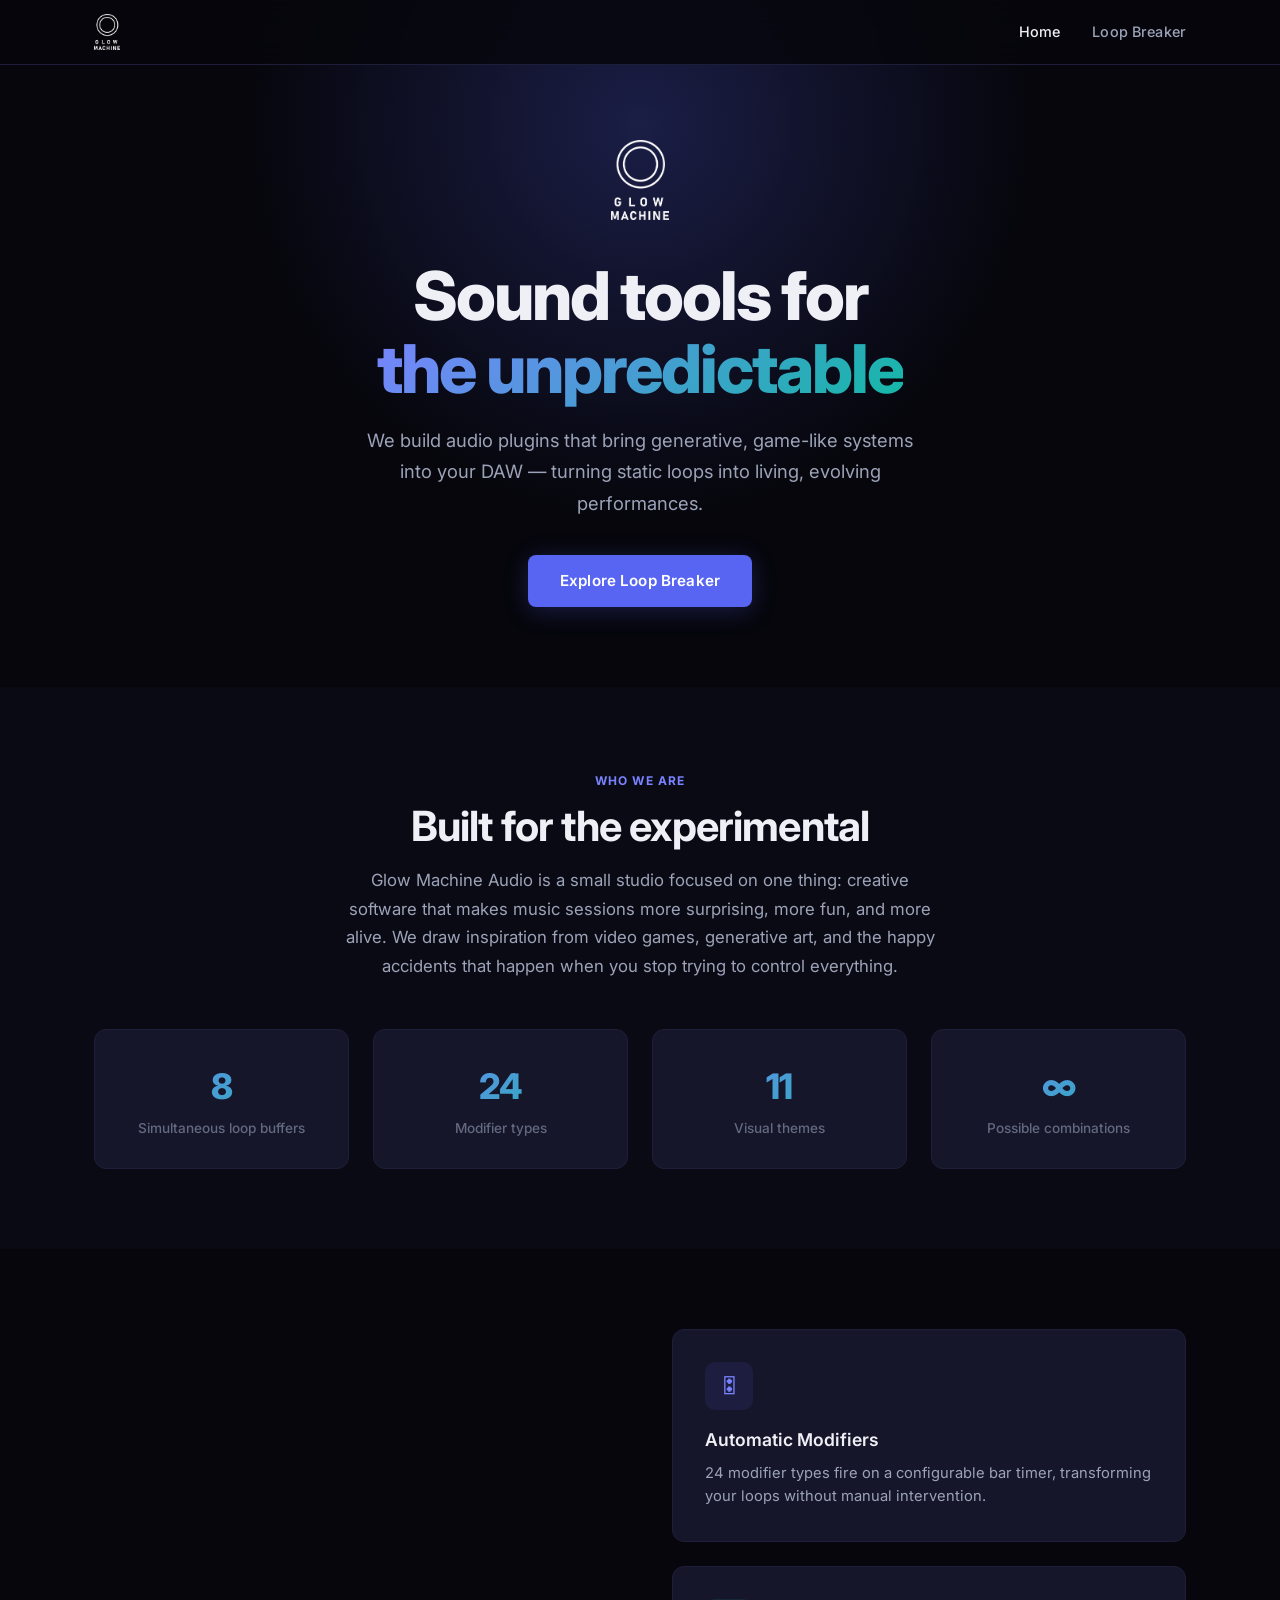
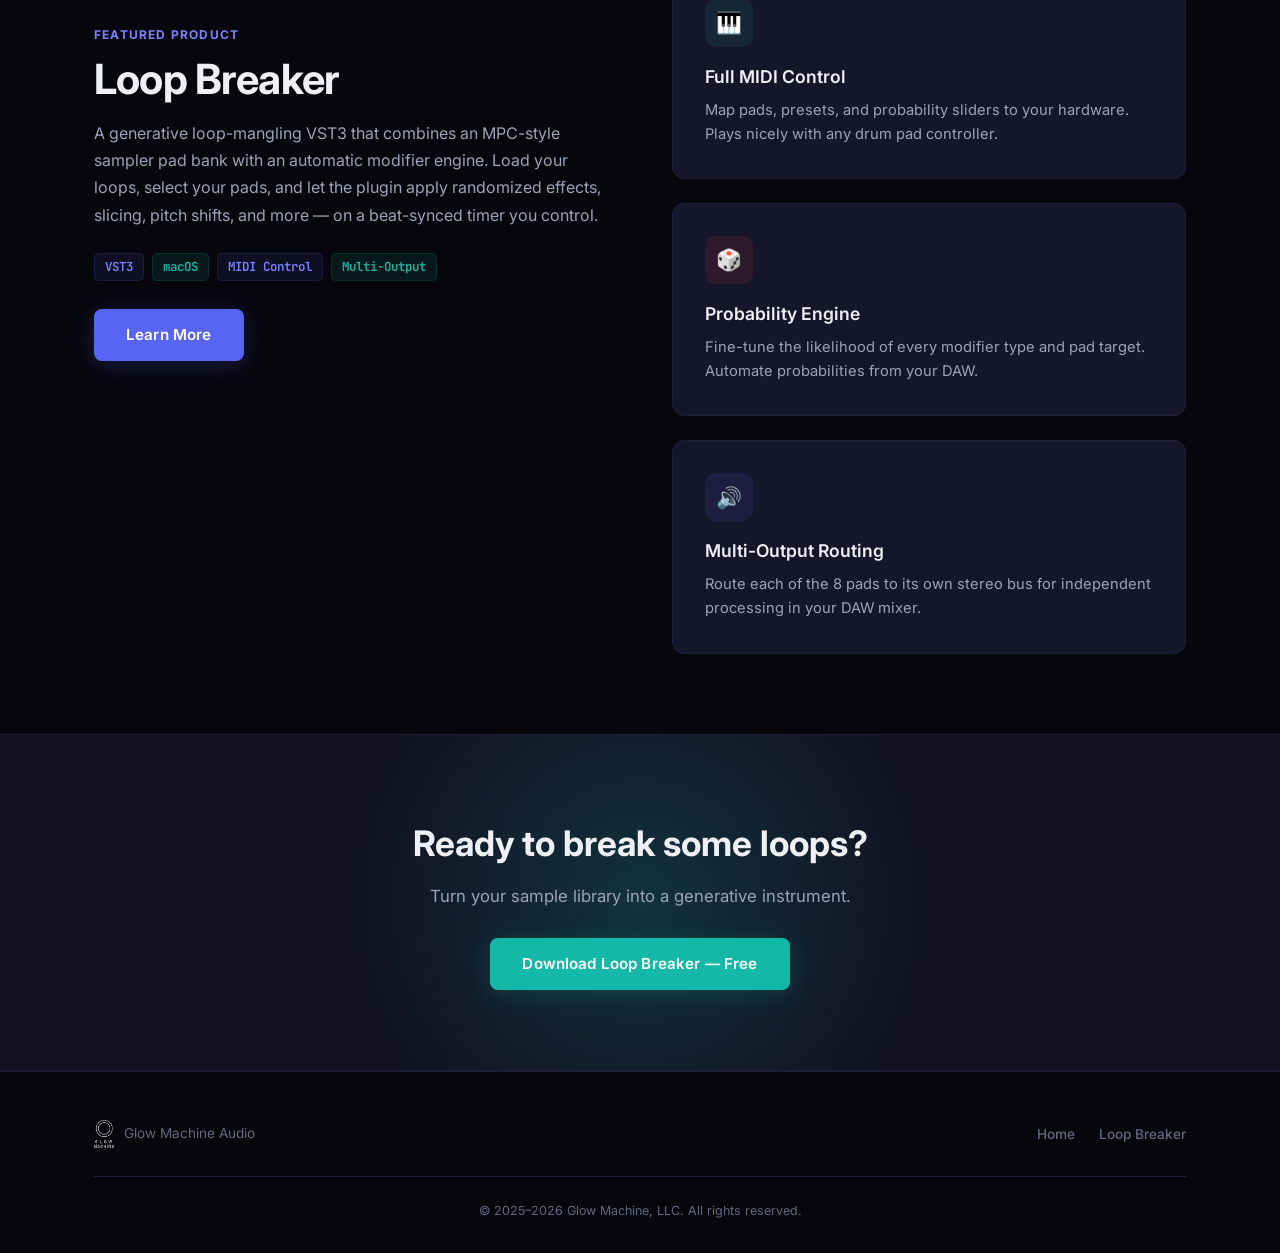
<file: website/index.html>
<!doctype html>
<html lang="en">
  <head>
    <meta charset="UTF-8" />
    <meta name="viewport" content="width=device-width, initial-scale=1.0" />
    <title>Glow Machine Audio — Creative Tools for Sound</title>
    <meta
      name="description"
      content="Glow Machine Audio builds creative audio plugins for producers, sound designers, and performers. Home of Loop Breaker."
    />
    <link rel="stylesheet" href="style.css" />
    <link rel="icon" type="image/png" href="img/favicon.png" />
  </head>
  <body>
    <!-- ============================================================
       NAV
       ============================================================ -->
    <nav class="site-nav">
      <div class="container">
        <a href="index.html" class="nav-logo">
          <img src="img/logo.png" alt="Glow Machine" />
        </a>
        <button
          class="nav-toggle"
          aria-label="Toggle menu"
          onclick="
            document.querySelector('.nav-links').classList.toggle('open')
          "
        >
          ☰
        </button>
        <ul class="nav-links">
          <li><a href="index.html" class="active">Home</a></li>
          <li><a href="loop-breaker.html">Loop Breaker</a></li>
          <!--<li><a href="#">Support</a></li>-->
        </ul>
      </div>
    </nav>

    <!-- ============================================================
       HERO
       ============================================================ -->
    <header class="hero text-center">
      <div class="container">
        <img
          src="img/logo.png"
          alt="Glow Machine Audio"
          style="height: 80px; margin: 0 auto 40px"
        />
        <h1>
          Sound tools for<br /><span class="gradient-text"
            >the unpredictable</span
          >
        </h1>
        <p class="lead">
          We build audio plugins that bring generative, game-like systems into
          your DAW — turning static loops into living, evolving performances.
        </p>
        <div class="hero-actions">
          <a href="loop-breaker.html" class="btn btn-primary"
            >Explore Loop Breaker</a
          >
        </div>
      </div>
    </header>

    <!-- ============================================================
       ABOUT
       ============================================================ -->
    <section class="alt-bg">
      <div class="container text-center">
        <span class="section-label">Who We Are</span>
        <h2 class="section-title">Built for the experimental</h2>
        <p class="section-subtitle centered" style="margin-bottom: 48px">
          Glow Machine Audio is a small studio focused on one thing: creative
          software that makes music sessions more surprising, more fun, and more
          alive. We draw inspiration from video games, generative art, and the
          happy accidents that happen when you stop trying to control
          everything.
        </p>
        <div class="stats-row">
          <div class="stat-item">
            <div class="stat-number">8</div>
            <div class="stat-label">Simultaneous loop buffers</div>
          </div>
          <div class="stat-item">
            <div class="stat-number">24</div>
            <div class="stat-label">Modifier types</div>
          </div>
          <div class="stat-item">
            <div class="stat-number">11</div>
            <div class="stat-label">Visual themes</div>
          </div>
          <div class="stat-item">
            <div class="stat-number">∞</div>
            <div class="stat-label">Possible combinations</div>
          </div>
        </div>
      </div>
    </section>

    <!-- ============================================================
       FEATURED PRODUCT
       ============================================================ -->
    <section>
      <div class="container">
        <div class="split">
          <div>
            <span class="section-label">Featured Product</span>
            <h2 class="section-title">Loop Breaker</h2>
            <p class="text-muted" style="margin-bottom: 24px; line-height: 1.7">
              A generative loop-mangling VST3 that combines an MPC-style sampler
              pad bank with an automatic modifier engine. Load your loops,
              select your pads, and let the plugin apply randomized effects,
              slicing, pitch shifts, and more — on a beat-synced timer you
              control.
            </p>
            <div
              style="
                display: flex;
                gap: 8px;
                flex-wrap: wrap;
                margin-bottom: 28px;
              "
            >
              <span class="tag">VST3</span>
              <span class="tag teal">macOS</span>
              <span class="tag">MIDI Control</span>
              <span class="tag teal">Multi-Output</span>
            </div>
            <a href="loop-breaker.html" class="btn btn-primary">Learn More</a>
          </div>
          <div>
            <div class="feature-grid" style="margin-top: 0">
              <div class="feature-card">
                <div class="feature-icon">🎛</div>
                <h3>Automatic Modifiers</h3>
                <p>
                  24 modifier types fire on a configurable bar timer,
                  transforming your loops without manual intervention.
                </p>
              </div>
              <div class="feature-card">
                <div class="feature-icon teal">🎹</div>
                <h3>Full MIDI Control</h3>
                <p>
                  Map pads, presets, and probability sliders to your hardware.
                  Plays nicely with any drum pad controller.
                </p>
              </div>
              <div class="feature-card">
                <div class="feature-icon red">🎲</div>
                <h3>Probability Engine</h3>
                <p>
                  Fine-tune the likelihood of every modifier type and pad
                  target. Automate probabilities from your DAW.
                </p>
              </div>
              <div class="feature-card">
                <div class="feature-icon">🔊</div>
                <h3>Multi-Output Routing</h3>
                <p>
                  Route each of the 8 pads to its own stereo bus for independent
                  processing in your DAW mixer.
                </p>
              </div>
            </div>
          </div>
        </div>
      </div>
    </section>

    <!-- ============================================================
       CTA
       ============================================================ -->
    <div class="cta-banner">
      <div class="container">
        <h2>Ready to break some loops?</h2>
        <p>Turn your sample library into a generative instrument.</p>
        <a href="downloads/LoopBreaker-macOS-Installer.zip" class="btn btn-teal"
          >Download Loop Breaker — Free</a
        >
      </div>
    </div>

    <!-- ============================================================
       FOOTER
       ============================================================ -->
    <footer class="site-footer">
      <div class="container">
        <div class="footer-inner">
          <div class="footer-brand">
            <img src="img/logo.png" alt="Glow Machine" />
            <span>Glow Machine Audio</span>
          </div>
          <ul class="footer-links">
            <li><a href="index.html">Home</a></li>
            <li><a href="loop-breaker.html">Loop Breaker</a></li>
            <!--<li><a href="#">Support</a></li>-->
          </ul>
        </div>
        <div class="footer-copy">
          &copy; 2025–2026 Glow Machine, LLC. All rights reserved.
        </div>
      </div>
    </footer>
  </body>
</html>
</file>
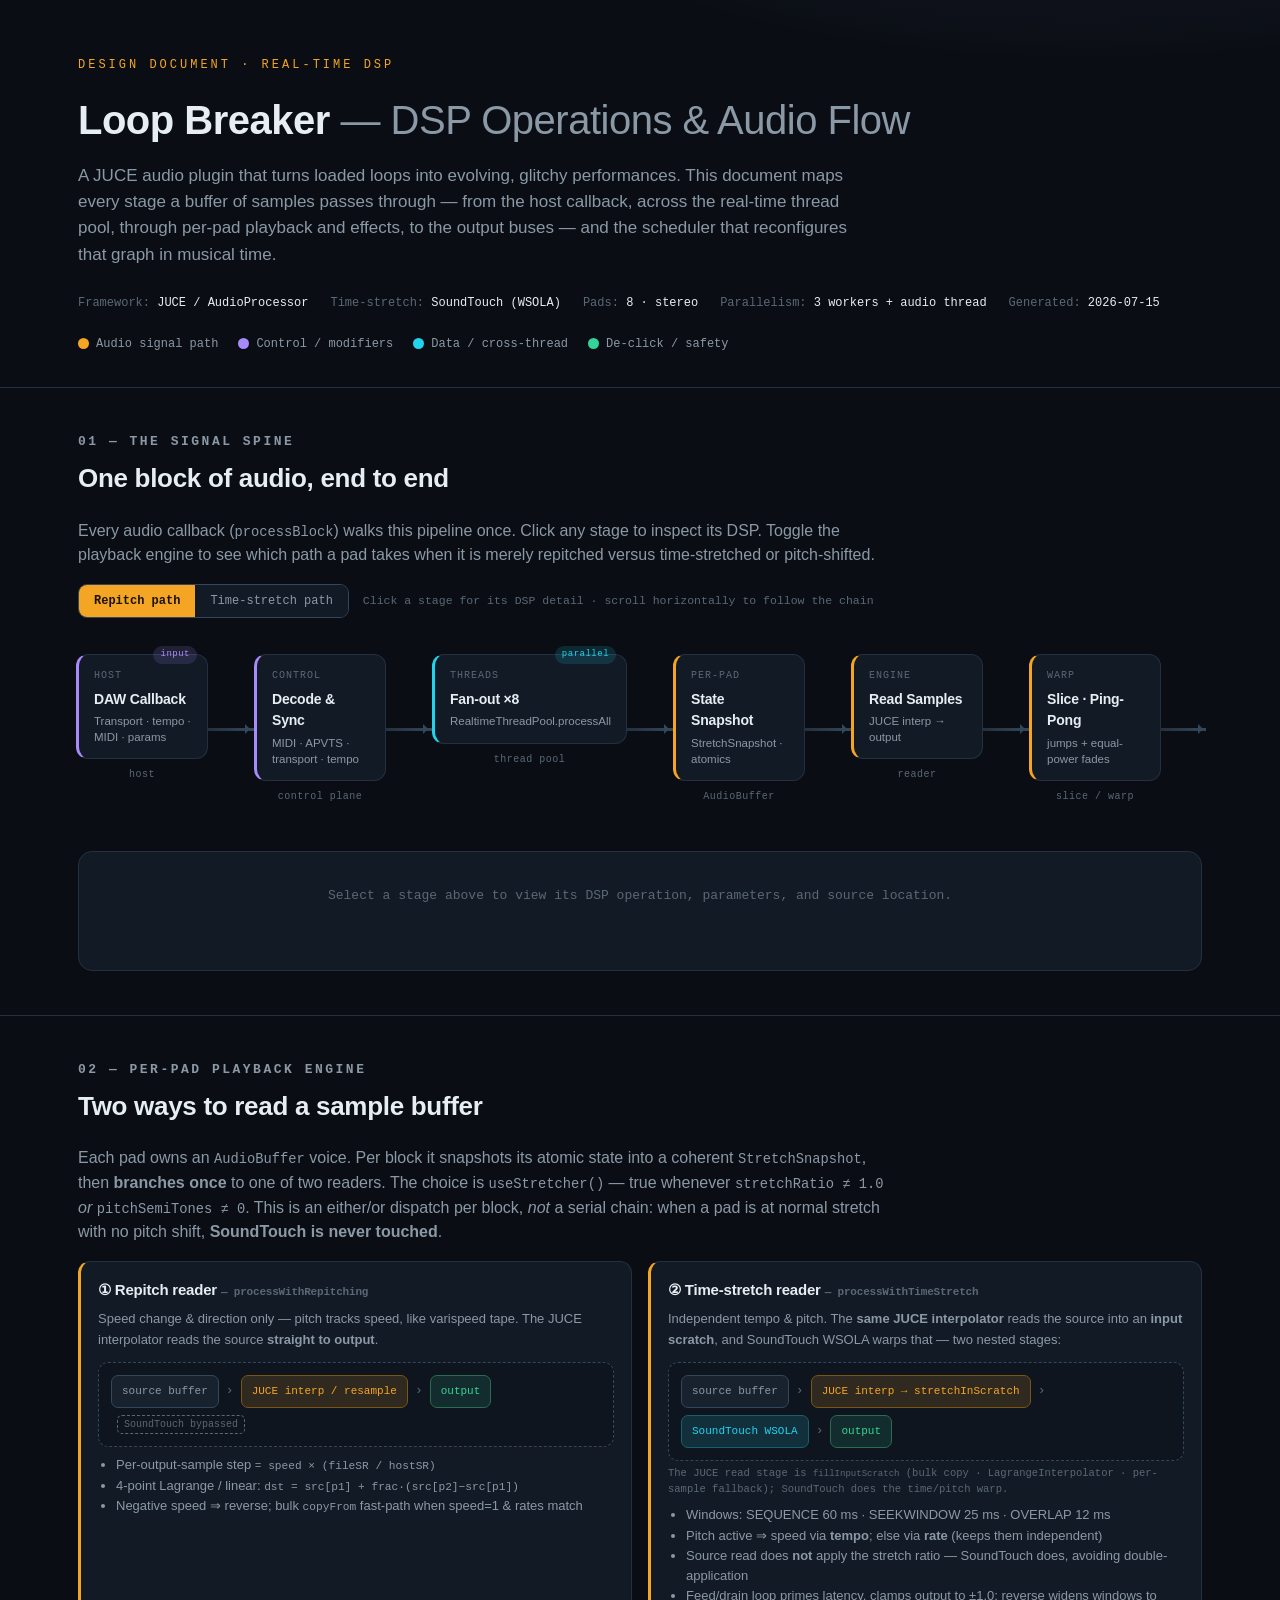
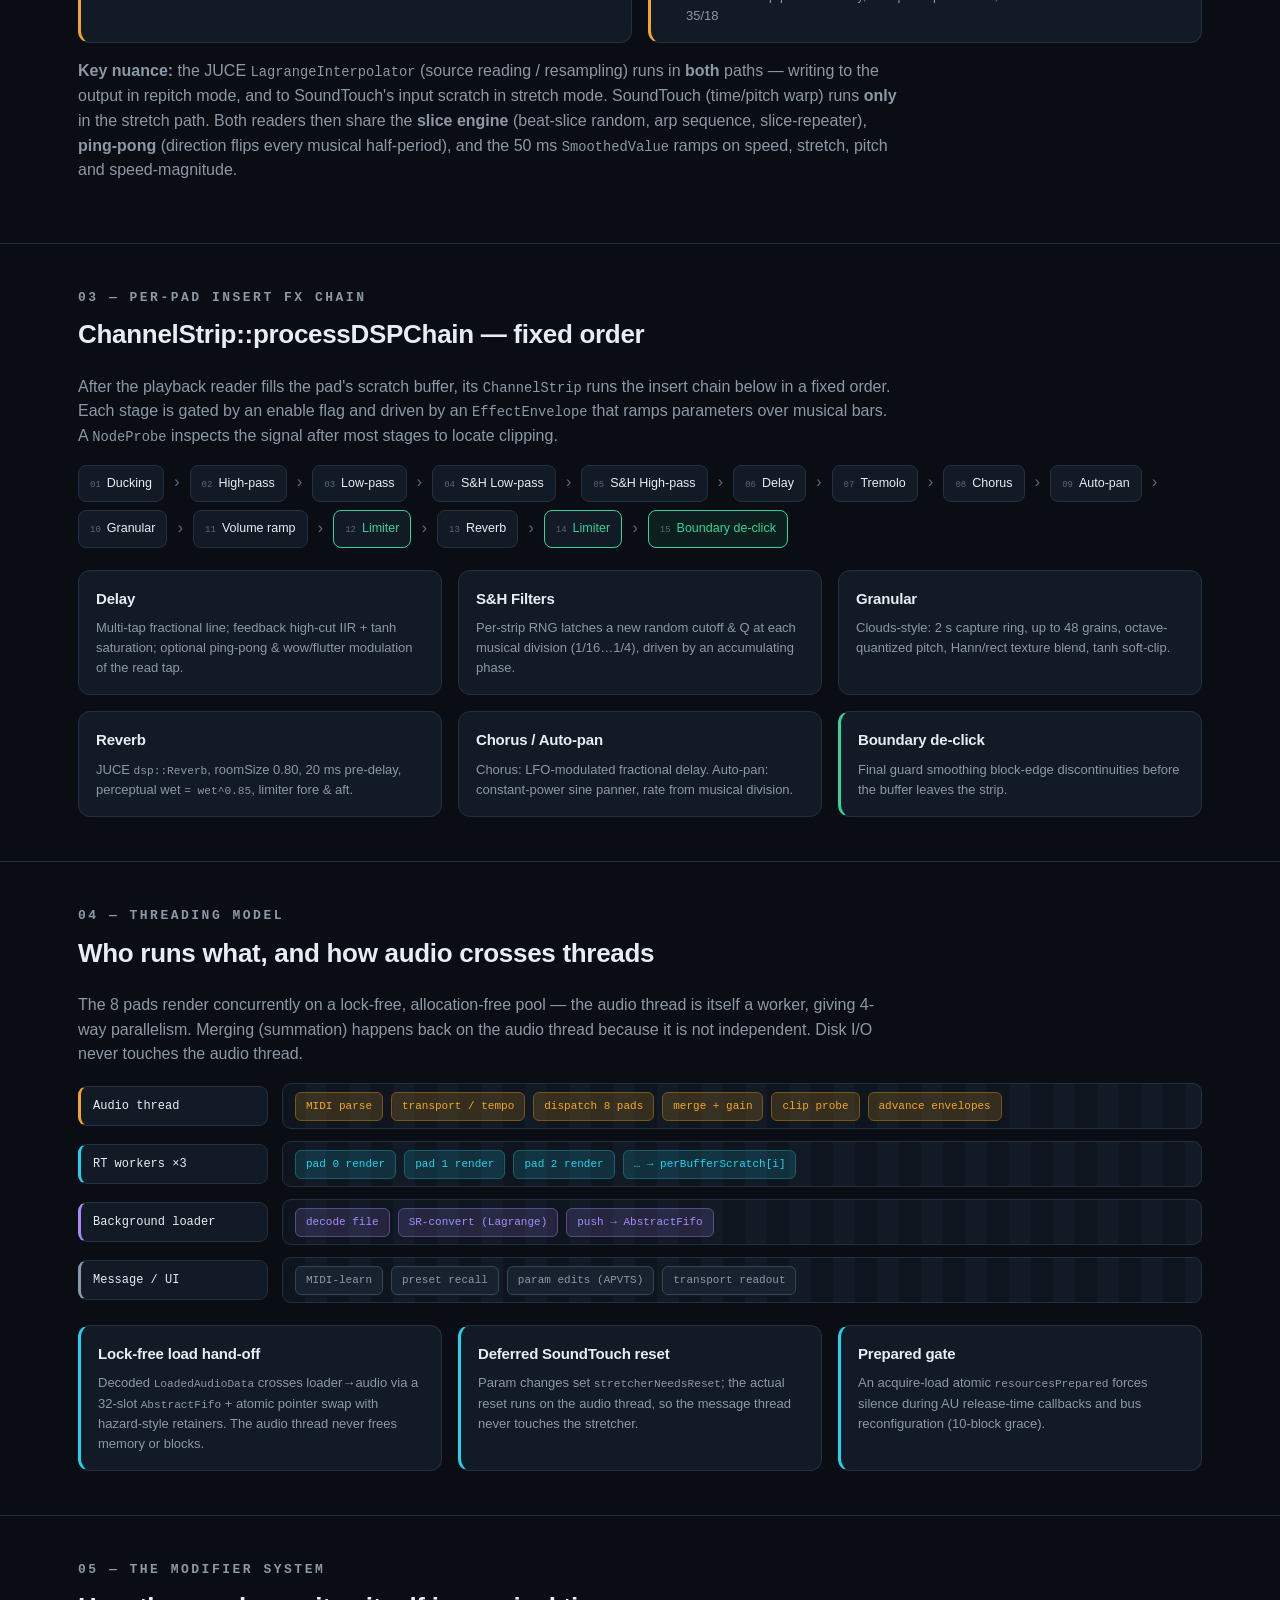
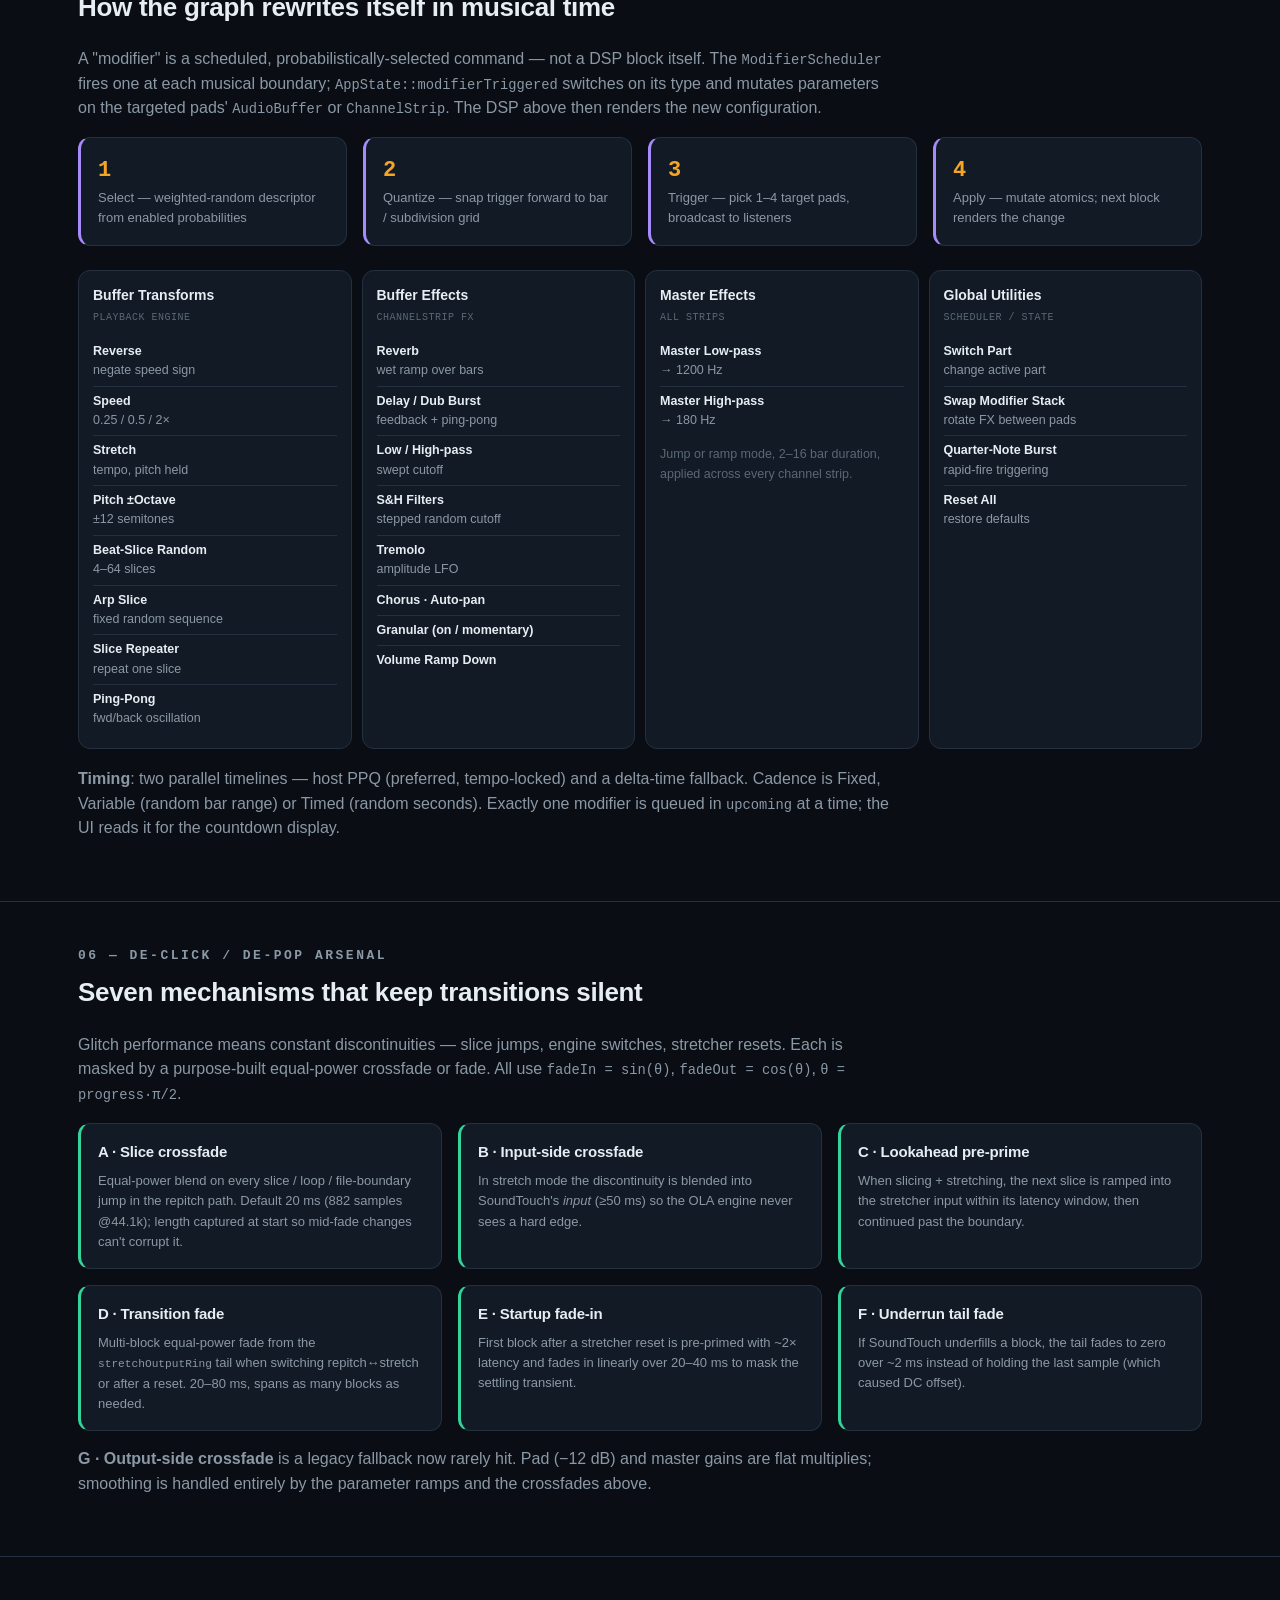
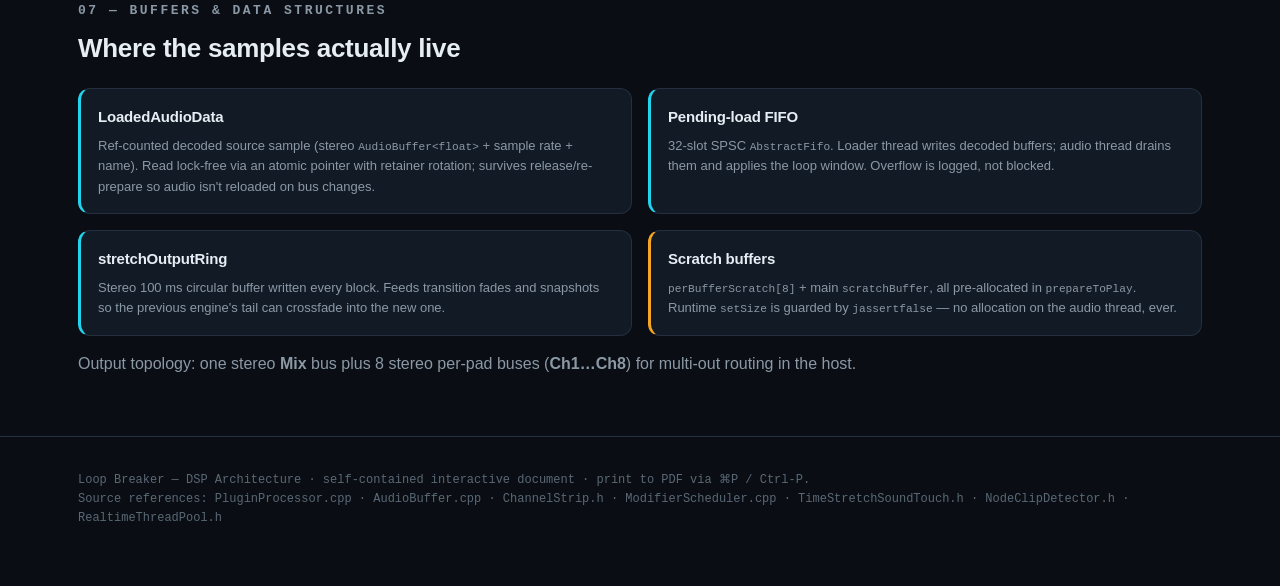
<file: DSP_Architecture.html>
<!DOCTYPE html>
<html lang="en">
<head>
<meta charset="UTF-8">
<meta name="viewport" content="width=device-width, initial-scale=1.0">
<title>Loop Breaker — DSP Architecture &amp; Audio Flow</title>
<style>
  :root {
    --bg:        #0a0e14;
    --bg2:       #0f151e;
    --panel:     #121a25;
    --panel2:    #18222f;
    --border:    #24303f;
    --border2:   #33475c;
    --text:      #e6edf3;
    --muted:     #8b98a5;
    --faint:     #5a6875;
    --audio:     #f5a524;  /* audio signal */
    --audio-dim: #7a5514;
    --signal:    #22d3ee;  /* data / cross-thread */
    --ctrl:      #a78bfa;  /* control / modifiers */
    --ok:        #34d399;  /* de-click / safety */
    --danger:    #f87171;  /* clipping */
    --mono: "SF Mono", "JetBrains Mono", "Fira Code", ui-monospace, Menlo, Consolas, monospace;
    --sans: -apple-system, BlinkMacSystemFont, "Segoe UI", Inter, Roboto, sans-serif;
  }
  * { box-sizing: border-box; }
  html { scroll-behavior: smooth; }
  body {
    margin: 0; background: var(--bg); color: var(--text);
    font-family: var(--sans); line-height: 1.55;
    -webkit-font-smoothing: antialiased;
  }
  a { color: var(--signal); text-decoration: none; }
  code, .mono { font-family: var(--mono); font-size: 0.86em; }
  .wrap { max-width: 1180px; margin: 0 auto; padding: 0 28px; }

  /* ---------- header ---------- */
  header {
    padding: 56px 0 34px; border-bottom: 1px solid var(--border);
    background:
      radial-gradient(1200px 380px at 15% -60%, rgba(245,165,36,0.10), transparent 60%),
      radial-gradient(1000px 360px at 85% -40%, rgba(167,139,250,0.10), transparent 60%);
  }
  .eyebrow { font-family: var(--mono); font-size: 12px; letter-spacing: 3px;
    text-transform: uppercase; color: var(--audio); margin-bottom: 14px; }
  h1 { font-size: 40px; margin: 0 0 12px; letter-spacing: -0.5px; font-weight: 700; }
  h1 .sub { color: var(--muted); font-weight: 400; }
  .lede { color: var(--muted); font-size: 17px; max-width: 780px; margin: 0; }
  .meta-row { display: flex; gap: 22px; flex-wrap: wrap; margin-top: 26px;
    font-family: var(--mono); font-size: 12px; color: var(--faint); }
  .meta-row b { color: var(--text); font-weight: 500; }

  /* ---------- legend ---------- */
  .legend { display: flex; gap: 20px; flex-wrap: wrap; margin: 22px 0 0;
    font-family: var(--mono); font-size: 12px; }
  .legend span { display: inline-flex; align-items: center; gap: 7px; color: var(--muted); }
  .dot { width: 11px; height: 11px; border-radius: 50%; display: inline-block; }

  section { padding: 44px 0; border-bottom: 1px solid var(--border); }
  h2 { font-size: 13px; letter-spacing: 2.5px; text-transform: uppercase;
    color: var(--muted); font-family: var(--mono); font-weight: 600;
    margin: 0 0 6px; }
  .h2big { font-size: 26px; letter-spacing: -0.3px; color: var(--text);
    text-transform: none; font-family: var(--sans); margin: 0 0 20px; font-weight: 650; }
  p.note { color: var(--muted); max-width: 820px; }

  /* ---------- pipeline spine ---------- */
  .toolbar { display: flex; align-items: center; gap: 14px; flex-wrap: wrap;
    margin-bottom: 22px; }
  .toggle-group { display: inline-flex; border: 1px solid var(--border2);
    border-radius: 9px; overflow: hidden; }
  .toggle-group button { background: var(--panel); color: var(--muted);
    border: none; padding: 9px 15px; font-family: var(--mono); font-size: 12px;
    cursor: pointer; transition: .15s; }
  .toggle-group button.active { background: var(--audio); color: #1a1205; font-weight: 600; }
  .toggle-group button:not(.active):hover { color: var(--text); background: var(--panel2); }
  .btn { background: var(--panel); border: 1px solid var(--border2); color: var(--muted);
    padding: 9px 15px; border-radius: 9px; font-family: var(--mono); font-size: 12px;
    cursor: pointer; transition: .15s; }
  .btn:hover { color: var(--text); border-color: var(--signal); }
  .btn.on { color: var(--signal); border-color: var(--signal); }
  .hint { font-family: var(--mono); font-size: 11.5px; color: var(--faint); }

  .spine-scroll { overflow-x: auto; padding: 14px 2px 20px; margin: 0 -4px; }
  .spine { display: flex; align-items: stretch; gap: 0; min-width: 1120px; position: relative; }
  .stage { position: relative; display: flex; flex-direction: column; }
  .node {
    position: relative; background: var(--panel); border: 1px solid var(--border);
    border-radius: 12px; padding: 13px 15px; min-width: 132px; cursor: pointer;
    transition: .18s; z-index: 2;
  }
  .node:hover { transform: translateY(-3px); border-color: var(--border2);
    box-shadow: 0 10px 30px rgba(0,0,0,.4); }
  .node.sel { border-color: var(--audio); box-shadow: 0 0 0 1px var(--audio),
    0 12px 34px rgba(245,165,36,.18); }
  .node .k { font-family: var(--mono); font-size: 10px; letter-spacing: 1px;
    text-transform: uppercase; color: var(--faint); margin-bottom: 5px; }
  .node .t { font-size: 14px; font-weight: 600; letter-spacing: -0.2px; }
  .node .d { font-size: 11.5px; color: var(--muted); margin-top: 4px; line-height: 1.35; }
  .node .badge { position: absolute; top: -9px; right: 10px; font-family: var(--mono);
    font-size: 9px; padding: 2px 7px; border-radius: 20px; letter-spacing: .5px; }
  .node[data-lane="ctrl"] { border-left: 3px solid var(--ctrl); }
  .node[data-lane="audio"] { border-left: 3px solid var(--audio); }
  .node[data-lane="thread"] { border-left: 3px solid var(--signal); }
  .node[data-lane="safety"] { border-left: 3px solid var(--ok); }

  .connector { flex: 0 0 46px; position: relative; align-self: center; height: 3px;
    background: linear-gradient(90deg, var(--border) 0%, var(--border2) 100%);
    margin-top: 0; }
  .connector::after { content: ""; position: absolute; right: -1px; top: -4px;
    border: 5px solid transparent; border-left-color: var(--border2); }
  .stage-label { font-family: var(--mono); font-size: 10px; color: var(--faint);
    text-align: center; margin-top: 8px; letter-spacing: .5px; }

  /* ---------- detail panel ---------- */
  .detail {
    margin-top: 26px; background: var(--panel); border: 1px solid var(--border);
    border-radius: 14px; padding: 0; overflow: hidden; min-height: 120px;
  }
  .detail-head { display: flex; align-items: baseline; gap: 12px; padding: 18px 22px;
    border-bottom: 1px solid var(--border); background: var(--panel2); flex-wrap: wrap; }
  .detail-head .title { font-size: 19px; font-weight: 650; letter-spacing: -0.3px; }
  .detail-head .tag { font-family: var(--mono); font-size: 11px; padding: 3px 9px;
    border-radius: 6px; background: rgba(245,165,36,.12); color: var(--audio); }
  .detail-body { padding: 20px 22px; display: grid; grid-template-columns: 1.35fr 1fr;
    gap: 26px; }
  .detail-body h4 { font-family: var(--mono); font-size: 11px; letter-spacing: 1.5px;
    text-transform: uppercase; color: var(--muted); margin: 0 0 10px; }
  .detail-body p { margin: 0 0 12px; font-size: 14.5px; }
  .detail-body ul { margin: 0; padding-left: 18px; }
  .detail-body li { font-size: 13.5px; color: var(--text); margin-bottom: 7px; }
  .detail-body li b { color: var(--audio); font-weight: 600; }
  .kv { display: flex; flex-direction: column; gap: 9px; }
  .kv .row { display: flex; justify-content: space-between; gap: 12px; padding: 8px 12px;
    background: var(--bg2); border: 1px solid var(--border); border-radius: 8px; }
  .kv .row .kk { font-family: var(--mono); font-size: 12px; color: var(--muted); }
  .kv .row .vv { font-family: var(--mono); font-size: 12px; color: var(--text);
    text-align: right; }
  .codebox { background: var(--bg2); border: 1px solid var(--border); border-radius: 8px;
    padding: 12px 14px; font-family: var(--mono); font-size: 12px; color: var(--signal);
    overflow-x: auto; margin: 10px 0 0; white-space: pre; }
  .fileref { font-family: var(--mono); font-size: 11px; color: var(--faint); }
  .fileref b { color: var(--muted); font-weight: 500; }
  .empty-hint { padding: 34px 22px; color: var(--faint); font-family: var(--mono);
    font-size: 13px; text-align: center; }

  /* ---------- generic grids ---------- */
  .grid { display: grid; gap: 16px; }
  .g2 { grid-template-columns: 1fr 1fr; }
  .g3 { grid-template-columns: repeat(3,1fr); }
  .g4 { grid-template-columns: repeat(4,1fr); }
  .card { background: var(--panel); border: 1px solid var(--border); border-radius: 12px;
    padding: 16px 17px; }
  .card h3 { margin: 0 0 8px; font-size: 15px; letter-spacing: -0.2px; }
  .card p { margin: 0; font-size: 13px; color: var(--muted); }
  .card .stat { font-family: var(--mono); font-size: 22px; color: var(--audio);
    font-weight: 600; }
  .card.c-ctrl { border-left: 3px solid var(--ctrl); }
  .card.c-audio { border-left: 3px solid var(--audio); }
  .card.c-signal { border-left: 3px solid var(--signal); }
  .card.c-ok { border-left: 3px solid var(--ok); }

  /* ---------- fx chain strip ---------- */
  .fxchain { display: flex; flex-wrap: wrap; gap: 8px; align-items: center; }
  .fx { background: var(--panel); border: 1px solid var(--border); border-radius: 8px;
    padding: 8px 11px; font-size: 12.5px; position: relative; cursor: default;
    transition: .15s; }
  .fx:hover { border-color: var(--border2); background: var(--panel2); }
  .fx .n { font-family: var(--mono); font-size: 9px; color: var(--faint);
    margin-right: 6px; }
  .fx.lim { border-color: var(--ok); color: var(--ok); }
  .fx.declick { border-color: var(--ok); background: rgba(52,211,153,.08); color: var(--ok); }
  .arrow { color: var(--faint); font-family: var(--mono); }

  /* ---------- nested sub-flow (reader internals) ---------- */
  .subflow { display: flex; align-items: center; gap: 7px; flex-wrap: wrap;
    margin: 12px 0 4px; padding: 12px; border: 1px dashed var(--border2);
    border-radius: 10px; background: var(--bg2); }
  .subflow .chip { font-family: var(--mono); font-size: 11px; padding: 7px 10px;
    border-radius: 7px; white-space: nowrap; }
  .chip.src { background: var(--panel2); color: var(--muted); border: 1px solid var(--border2); }
  .chip.juce { background: rgba(245,165,36,.14); color: var(--audio); border: 1px solid var(--audio-dim); }
  .chip.st { background: rgba(34,211,238,.14); color: var(--signal); border: 1px solid #1a5f6b; }
  .chip.outp { background: rgba(52,211,153,.12); color: var(--ok); border: 1px solid #2a6b52; }
  .subflow .arrow { font-size: 13px; }
  .subflow-cap { font-family: var(--mono); font-size: 10.5px; color: var(--faint);
    margin-top: 2px; }
  .bypass-tag { display: inline-block; font-family: var(--mono); font-size: 10px;
    color: var(--faint); border: 1px dashed var(--faint); border-radius: 5px;
    padding: 1px 6px; margin-left: 6px; }

  /* ---------- threading lanes ---------- */
  .lanes { display: flex; flex-direction: column; gap: 12px; }
  .lane { display: grid; grid-template-columns: 190px 1fr; gap: 14px; align-items: center; }
  .lane .lname { font-family: var(--mono); font-size: 12px; padding: 10px 12px;
    border-radius: 9px; border: 1px solid var(--border); background: var(--panel); }
  .lane .ltrack { height: 46px; border-radius: 9px; border: 1px solid var(--border);
    background: repeating-linear-gradient(90deg, var(--bg2), var(--bg2) 22px, var(--panel) 22px, var(--panel) 44px);
    display: flex; align-items: center; padding: 0 12px; gap: 8px; overflow: hidden; }
  .blk { font-family: var(--mono); font-size: 11px; padding: 5px 10px; border-radius: 6px;
    white-space: nowrap; }
  .blk.rt { background: rgba(245,165,36,.16); color: var(--audio); border: 1px solid var(--audio-dim); }
  .blk.wk { background: rgba(34,211,238,.14); color: var(--signal); border: 1px solid #1a5f6b; }
  .blk.bg { background: rgba(167,139,250,.14); color: var(--ctrl); border: 1px solid #5b4a8a; }
  .blk.ui { background: var(--panel2); color: var(--muted); border: 1px solid var(--border2); }
  .lane .lname.rt { border-left: 3px solid var(--audio); }
  .lane .lname.wk { border-left: 3px solid var(--signal); }
  .lane .lname.bg { border-left: 3px solid var(--ctrl); }
  .lane .lname.ui { border-left: 3px solid var(--muted); }

  /* modifier taxonomy */
  .modgrid { display: grid; grid-template-columns: repeat(4,1fr); gap: 10px; }
  .modcat { background: var(--panel); border: 1px solid var(--border); border-radius: 12px;
    padding: 14px; }
  .modcat h3 { margin: 0 0 4px; font-size: 14px; }
  .modcat .sub { font-family: var(--mono); font-size: 10px; color: var(--faint);
    margin-bottom: 11px; letter-spacing: .5px; }
  .modcat ul { margin: 0; padding: 0; list-style: none; }
  .modcat li { font-size: 12.5px; padding: 5px 0; border-top: 1px solid var(--border);
    color: var(--muted); }
  .modcat li:first-child { border-top: none; }
  .modcat li b { color: var(--text); font-weight: 600; display: block; font-size: 12.5px; }

  footer { padding: 34px 0 60px; color: var(--faint); font-family: var(--mono);
    font-size: 12px; }

  @media (max-width: 780px) {
    .detail-body, .g2, .g3, .g4, .modgrid { grid-template-columns: 1fr; }
    h1 { font-size: 30px; }
  }
  @media print {
    body { background: #fff; color: #111; }
    .spine-scroll { overflow: visible; }
    .toolbar, .hint { display: none; }
    section, header { border-color: #ccc; }
    .node, .card, .detail, .fx, .lane .ltrack { break-inside: avoid; }
  }
</style>
</head>
<body>

<header>
  <div class="wrap">
    <div class="eyebrow">Design Document · Real-Time DSP</div>
    <h1>Loop Breaker <span class="sub">— DSP Operations &amp; Audio Flow</span></h1>
    <p class="lede">A JUCE audio plugin that turns loaded loops into evolving, glitchy performances.
    This document maps every stage a buffer of samples passes through — from the host callback,
    across the real-time thread pool, through per-pad playback and effects, to the output buses —
    and the scheduler that reconfigures that graph in musical time.</p>
    <div class="meta-row">
      <span>Framework: <b>JUCE / AudioProcessor</b></span>
      <span>Time-stretch: <b>SoundTouch (WSOLA)</b></span>
      <span>Pads: <b>8 · stereo</b></span>
      <span>Parallelism: <b>3 workers + audio thread</b></span>
      <span>Generated: <b>2026-07-15</b></span>
    </div>
    <div class="legend">
      <span><i class="dot" style="background:var(--audio)"></i> Audio signal path</span>
      <span><i class="dot" style="background:var(--ctrl)"></i> Control / modifiers</span>
      <span><i class="dot" style="background:var(--signal)"></i> Data / cross-thread</span>
      <span><i class="dot" style="background:var(--ok)"></i> De-click / safety</span>
    </div>
  </div>
</header>

<!-- ============ 1. THE SPINE ============ -->
<section id="flow">
  <div class="wrap">
    <h2>01 — The Signal Spine</h2>
    <div class="h2big">One block of audio, end to end</div>
    <p class="note">Every audio callback (<code>processBlock</code>) walks this pipeline once. Click any
    stage to inspect its DSP. Toggle the playback engine to see which path a pad takes when it is
    merely repitched versus time-stretched or pitch-shifted.</p>

    <div class="toolbar">
      <div class="toggle-group" id="engineToggle">
        <button data-engine="repitch" class="active">Repitch path</button>
        <button data-engine="stretch">Time-stretch path</button>
      </div>
      <span class="hint">Click a stage for its DSP detail · scroll horizontally to follow the chain</span>
    </div>

    <div class="spine-scroll">
      <div class="spine" id="spine">
        <!-- stages injected by JS -->
      </div>
    </div>

    <div class="detail" id="detail">
      <div class="empty-hint">Select a stage above to view its DSP operation, parameters, and source location.</div>
    </div>
  </div>
</section>

<!-- ============ 2. PLAYBACK ENGINE ============ -->
<section id="engine">
  <div class="wrap">
    <h2>02 — Per-Pad Playback Engine</h2>
    <div class="h2big">Two ways to read a sample buffer</div>
    <p class="note">Each pad owns an <code>AudioBuffer</code> voice. Per block it snapshots its atomic
    state into a coherent <code>StretchSnapshot</code>, then <b>branches once</b> to one of two readers.
    The choice is <code>useStretcher()</code> — true whenever <code>stretchRatio ≠ 1.0</code> <i>or</i>
    <code>pitchSemiTones ≠ 0</code>. This is an either/or dispatch per block, <i>not</i> a serial chain:
    when a pad is at normal stretch with no pitch shift, <b>SoundTouch is never touched</b>.</p>

    <div class="grid g2">
      <div class="card c-audio">
        <h3>① Repitch reader <span class="fileref">— processWithRepitching</span></h3>
        <p style="margin-bottom:2px">Speed change &amp; direction only — pitch tracks speed, like varispeed tape.
        The JUCE interpolator reads the source <b>straight to output</b>.</p>
        <div class="subflow">
          <span class="chip src">source buffer</span>
          <span class="arrow">›</span>
          <span class="chip juce">JUCE interp / resample</span>
          <span class="arrow">›</span>
          <span class="chip outp">output</span>
          <span class="bypass-tag">SoundTouch bypassed</span>
        </div>
        <ul style="margin:8px 0 0;padding-left:18px;font-size:13px;color:var(--muted)">
          <li>Per-output-sample step <code>= speed × (fileSR / hostSR)</code></li>
          <li>4-point Lagrange / linear: <code>dst = src[p1] + frac·(src[p2]−src[p1])</code></li>
          <li>Negative speed ⇒ reverse; bulk <code>copyFrom</code> fast-path when speed=1 &amp; rates match</li>
        </ul>
      </div>
      <div class="card c-audio">
        <h3>② Time-stretch reader <span class="fileref">— processWithTimeStretch</span></h3>
        <p style="margin-bottom:2px">Independent tempo &amp; pitch. The <b>same JUCE interpolator</b> reads the
        source into an <b>input scratch</b>, and SoundTouch WSOLA warps that — two nested stages:</p>
        <div class="subflow">
          <span class="chip src">source buffer</span>
          <span class="arrow">›</span>
          <span class="chip juce">JUCE interp → stretchInScratch</span>
          <span class="arrow">›</span>
          <span class="chip st">SoundTouch WSOLA</span>
          <span class="arrow">›</span>
          <span class="chip outp">output</span>
        </div>
        <div class="subflow-cap">The JUCE read stage is <code>fillInputScratch</code> (bulk copy · LagrangeInterpolator · per-sample fallback); SoundTouch does the time/pitch warp.</div>
        <ul style="margin:8px 0 0;padding-left:18px;font-size:13px;color:var(--muted)">
          <li>Windows: SEQUENCE 60 ms · SEEKWINDOW 25 ms · OVERLAP 12 ms</li>
          <li>Pitch active ⇒ speed via <b>tempo</b>; else via <b>rate</b> (keeps them independent)</li>
          <li>Source read does <b>not</b> apply the stretch ratio — SoundTouch does, avoiding double-application</li>
          <li>Feed/drain loop primes latency, clamps output to ±1.0; reverse widens windows to 35/18</li>
        </ul>
      </div>
    </div>

    <p class="note" style="margin-top:16px"><b>Key nuance:</b> the JUCE <code>LagrangeInterpolator</code>
    (source reading / resampling) runs in <b>both</b> paths — writing to the output in repitch mode, and to
    SoundTouch's input scratch in stretch mode. SoundTouch (time/pitch warp) runs <b>only</b> in the stretch
    path. Both readers then share the <b>slice engine</b> (beat-slice random, arp sequence, slice-repeater),
    <b>ping-pong</b> (direction flips every musical half-period), and the 50 ms <code>SmoothedValue</code>
    ramps on speed, stretch, pitch and speed-magnitude.</p>
  </div>
</section>

<!-- ============ 3. FX CHAIN ============ -->
<section id="fx">
  <div class="wrap">
    <h2>03 — Per-Pad Insert FX Chain</h2>
    <div class="h2big">ChannelStrip::processDSPChain — fixed order</div>
    <p class="note">After the playback reader fills the pad's scratch buffer, its <code>ChannelStrip</code>
    runs the insert chain below in a fixed order. Each stage is gated by an enable flag and driven by an
    <code>EffectEnvelope</code> that ramps parameters over musical bars. A <code>NodeProbe</code> inspects
    the signal after most stages to locate clipping.</p>
    <div class="fxchain" style="margin-top:6px">
      <span class="fx"><span class="n">01</span>Ducking</span><span class="arrow">›</span>
      <span class="fx"><span class="n">02</span>High-pass</span><span class="arrow">›</span>
      <span class="fx"><span class="n">03</span>Low-pass</span><span class="arrow">›</span>
      <span class="fx"><span class="n">04</span>S&amp;H Low-pass</span><span class="arrow">›</span>
      <span class="fx"><span class="n">05</span>S&amp;H High-pass</span><span class="arrow">›</span>
      <span class="fx"><span class="n">06</span>Delay</span><span class="arrow">›</span>
      <span class="fx"><span class="n">07</span>Tremolo</span><span class="arrow">›</span>
      <span class="fx"><span class="n">08</span>Chorus</span><span class="arrow">›</span>
      <span class="fx"><span class="n">09</span>Auto-pan</span><span class="arrow">›</span>
      <span class="fx"><span class="n">10</span>Granular</span><span class="arrow">›</span>
      <span class="fx"><span class="n">11</span>Volume ramp</span><span class="arrow">›</span>
      <span class="fx lim"><span class="n">12</span>Limiter</span><span class="arrow">›</span>
      <span class="fx"><span class="n">13</span>Reverb</span><span class="arrow">›</span>
      <span class="fx lim"><span class="n">14</span>Limiter</span><span class="arrow">›</span>
      <span class="fx declick"><span class="n">15</span>Boundary de-click</span>
    </div>
    <div class="grid g3" style="margin-top:22px">
      <div class="card"><h3>Delay</h3><p>Multi-tap fractional line; feedback high-cut IIR + tanh saturation; optional ping-pong &amp; wow/flutter modulation of the read tap.</p></div>
      <div class="card"><h3>S&amp;H Filters</h3><p>Per-strip RNG latches a new random cutoff &amp; Q at each musical division (1/16…1/4), driven by an accumulating phase.</p></div>
      <div class="card"><h3>Granular</h3><p>Clouds-style: 2 s capture ring, up to 48 grains, octave-quantized pitch, Hann/rect texture blend, tanh soft-clip.</p></div>
      <div class="card"><h3>Reverb</h3><p>JUCE <code>dsp::Reverb</code>, roomSize 0.80, 20 ms pre-delay, perceptual wet <code>= wet^0.85</code>, limiter fore &amp; aft.</p></div>
      <div class="card"><h3>Chorus / Auto-pan</h3><p>Chorus: LFO-modulated fractional delay. Auto-pan: constant-power sine panner, rate from musical division.</p></div>
      <div class="card c-ok"><h3>Boundary de-click</h3><p>Final guard smoothing block-edge discontinuities before the buffer leaves the strip.</p></div>
    </div>
  </div>
</section>

<!-- ============ 4. THREADING ============ -->
<section id="threads">
  <div class="wrap">
    <h2>04 — Threading Model</h2>
    <div class="h2big">Who runs what, and how audio crosses threads</div>
    <p class="note">The 8 pads render concurrently on a lock-free, allocation-free pool — the audio thread
    is itself a worker, giving 4-way parallelism. Merging (summation) happens back on the audio thread
    because it is not independent. Disk I/O never touches the audio thread.</p>
    <div class="lanes" style="margin-top:8px">
      <div class="lane">
        <div class="lname rt">Audio thread</div>
        <div class="ltrack">
          <span class="blk rt">MIDI parse</span><span class="blk rt">transport / tempo</span>
          <span class="blk rt">dispatch 8 pads</span><span class="blk rt">merge + gain</span>
          <span class="blk rt">clip probe</span><span class="blk rt">advance envelopes</span>
        </div>
      </div>
      <div class="lane">
        <div class="lname wk">RT workers ×3</div>
        <div class="ltrack">
          <span class="blk wk">pad 0 render</span><span class="blk wk">pad 1 render</span>
          <span class="blk wk">pad 2 render</span><span class="blk wk">… → perBufferScratch[i]</span>
        </div>
      </div>
      <div class="lane">
        <div class="lname bg">Background loader</div>
        <div class="ltrack">
          <span class="blk bg">decode file</span><span class="blk bg">SR-convert (Lagrange)</span>
          <span class="blk bg">push → AbstractFifo</span>
        </div>
      </div>
      <div class="lane">
        <div class="lname ui">Message / UI</div>
        <div class="ltrack">
          <span class="blk ui">MIDI-learn</span><span class="blk ui">preset recall</span>
          <span class="blk ui">param edits (APVTS)</span><span class="blk ui">transport readout</span>
        </div>
      </div>
    </div>
    <div class="grid g3" style="margin-top:22px">
      <div class="card c-signal"><h3>Lock-free load hand-off</h3><p>Decoded <code>LoadedAudioData</code> crosses loader→audio via a 32-slot <code>AbstractFifo</code> + atomic pointer swap with hazard-style retainers. The audio thread never frees memory or blocks.</p></div>
      <div class="card c-signal"><h3>Deferred SoundTouch reset</h3><p>Param changes set <code>stretcherNeedsReset</code>; the actual reset runs on the audio thread, so the message thread never touches the stretcher.</p></div>
      <div class="card c-signal"><h3>Prepared gate</h3><p>An acquire-load atomic <code>resourcesPrepared</code> forces silence during AU release-time callbacks and bus reconfiguration (10-block grace).</p></div>
    </div>
  </div>
</section>

<!-- ============ 5. MODIFIER SYSTEM ============ -->
<section id="mods">
  <div class="wrap">
    <h2>05 — The Modifier System</h2>
    <div class="h2big">How the graph rewrites itself in musical time</div>
    <p class="note">A "modifier" is a scheduled, probabilistically-selected command — not a DSP block itself.
    The <code>ModifierScheduler</code> fires one at each musical boundary; <code>AppState::modifierTriggered</code>
    switches on its type and mutates parameters on the targeted pads' <code>AudioBuffer</code> or
    <code>ChannelStrip</code>. The DSP above then renders the new configuration.</p>

    <div class="grid g4" style="margin:6px 0 24px">
      <div class="card c-ctrl"><div class="stat">1</div><p>Select — weighted-random descriptor from enabled probabilities</p></div>
      <div class="card c-ctrl"><div class="stat">2</div><p>Quantize — snap trigger forward to bar / subdivision grid</p></div>
      <div class="card c-ctrl"><div class="stat">3</div><p>Trigger — pick 1–4 target pads, broadcast to listeners</p></div>
      <div class="card c-ctrl"><div class="stat">4</div><p>Apply — mutate atomics; next block renders the change</p></div>
    </div>

    <div class="modgrid">
      <div class="modcat">
        <h3>Buffer Transforms</h3>
        <div class="sub">PLAYBACK ENGINE</div>
        <ul>
          <li><b>Reverse</b> negate speed sign</li>
          <li><b>Speed</b> 0.25 / 0.5 / 2×</li>
          <li><b>Stretch</b> tempo, pitch held</li>
          <li><b>Pitch ±Octave</b> ±12 semitones</li>
          <li><b>Beat-Slice Random</b> 4–64 slices</li>
          <li><b>Arp Slice</b> fixed random sequence</li>
          <li><b>Slice Repeater</b> repeat one slice</li>
          <li><b>Ping-Pong</b> fwd/back oscillation</li>
        </ul>
      </div>
      <div class="modcat">
        <h3>Buffer Effects</h3>
        <div class="sub">CHANNELSTRIP FX</div>
        <ul>
          <li><b>Reverb</b> wet ramp over bars</li>
          <li><b>Delay / Dub Burst</b> feedback + ping-pong</li>
          <li><b>Low / High-pass</b> swept cutoff</li>
          <li><b>S&amp;H Filters</b> stepped random cutoff</li>
          <li><b>Tremolo</b> amplitude LFO</li>
          <li><b>Chorus · Auto-pan</b></li>
          <li><b>Granular (on / momentary)</b></li>
          <li><b>Volume Ramp Down</b></li>
        </ul>
      </div>
      <div class="modcat">
        <h3>Master Effects</h3>
        <div class="sub">ALL STRIPS</div>
        <ul>
          <li><b>Master Low-pass</b> → 1200 Hz</li>
          <li><b>Master High-pass</b> → 180 Hz</li>
          <li style="border-top:none;color:var(--faint);padding-top:10px">Jump or ramp mode, 2–16 bar duration, applied across every channel strip.</li>
        </ul>
      </div>
      <div class="modcat">
        <h3>Global Utilities</h3>
        <div class="sub">SCHEDULER / STATE</div>
        <ul>
          <li><b>Switch Part</b> change active part</li>
          <li><b>Swap Modifier Stack</b> rotate FX between pads</li>
          <li><b>Quarter-Note Burst</b> rapid-fire triggering</li>
          <li><b>Reset All</b> restore defaults</li>
        </ul>
      </div>
    </div>
    <p class="note" style="margin-top:18px"><b>Timing</b>: two parallel timelines — host PPQ (preferred, tempo-locked)
    and a delta-time fallback. Cadence is Fixed, Variable (random bar range) or Timed (random seconds).
    Exactly one modifier is queued in <code>upcoming</code> at a time; the UI reads it for the countdown display.</p>
  </div>
</section>

<!-- ============ 6. DE-CLICK ARSENAL ============ -->
<section id="declick">
  <div class="wrap">
    <h2>06 — De-Click / De-Pop Arsenal</h2>
    <div class="h2big">Seven mechanisms that keep transitions silent</div>
    <p class="note">Glitch performance means constant discontinuities — slice jumps, engine switches,
    stretcher resets. Each is masked by a purpose-built equal-power crossfade or fade. All use
    <code>fadeIn = sin(θ)</code>, <code>fadeOut = cos(θ)</code>, <code>θ = progress·π/2</code>.</p>
    <div class="grid g3">
      <div class="card c-ok"><h3>A · Slice crossfade</h3><p>Equal-power blend on every slice / loop / file-boundary jump in the repitch path. Default 20 ms (882 samples @44.1k); length captured at start so mid-fade changes can't corrupt it.</p></div>
      <div class="card c-ok"><h3>B · Input-side crossfade</h3><p>In stretch mode the discontinuity is blended into SoundTouch's <i>input</i> (≥50 ms) so the OLA engine never sees a hard edge.</p></div>
      <div class="card c-ok"><h3>C · Lookahead pre-prime</h3><p>When slicing + stretching, the next slice is ramped into the stretcher input within its latency window, then continued past the boundary.</p></div>
      <div class="card c-ok"><h3>D · Transition fade</h3><p>Multi-block equal-power fade from the <code>stretchOutputRing</code> tail when switching repitch↔stretch or after a reset. 20–80 ms, spans as many blocks as needed.</p></div>
      <div class="card c-ok"><h3>E · Startup fade-in</h3><p>First block after a stretcher reset is pre-primed with ~2× latency and fades in linearly over 20–40 ms to mask the settling transient.</p></div>
      <div class="card c-ok"><h3>F · Underrun tail fade</h3><p>If SoundTouch underfills a block, the tail fades to zero over ~2 ms instead of holding the last sample (which caused DC offset).</p></div>
    </div>
    <p class="note" style="margin-top:16px"><b>G · Output-side crossfade</b> is a legacy fallback now rarely
    hit. Pad (−12 dB) and master gains are flat multiplies; smoothing is handled entirely by the
    parameter ramps and the crossfades above.</p>
  </div>
</section>

<!-- ============ 7. DATA STRUCTURES ============ -->
<section id="data">
  <div class="wrap">
    <h2>07 — Buffers &amp; Data Structures</h2>
    <div class="h2big">Where the samples actually live</div>
    <div class="grid g2">
      <div class="card c-signal"><h3>LoadedAudioData</h3><p>Ref-counted decoded source sample (stereo <code>AudioBuffer&lt;float&gt;</code> + sample rate + name). Read lock-free via an atomic pointer with retainer rotation; survives release/re-prepare so audio isn't reloaded on bus changes.</p></div>
      <div class="card c-signal"><h3>Pending-load FIFO</h3><p>32-slot SPSC <code>AbstractFifo</code>. Loader thread writes decoded buffers; audio thread drains them and applies the loop window. Overflow is logged, not blocked.</p></div>
      <div class="card c-signal"><h3>stretchOutputRing</h3><p>Stereo 100 ms circular buffer written every block. Feeds transition fades and snapshots so the previous engine's tail can crossfade into the new one.</p></div>
      <div class="card c-audio"><h3>Scratch buffers</h3><p><code>perBufferScratch[8]</code> + main <code>scratchBuffer</code>, all pre-allocated in <code>prepareToPlay</code>. Runtime <code>setSize</code> is guarded by <code>jassertfalse</code> — no allocation on the audio thread, ever.</p></div>
    </div>
    <p class="note" style="margin-top:16px">Output topology: one stereo <b>Mix</b> bus plus 8 stereo per-pad
    buses (<b>Ch1…Ch8</b>) for multi-out routing in the host.</p>
  </div>
</section>

<footer>
  <div class="wrap">
    Loop Breaker — DSP Architecture · self-contained interactive document · print to PDF via ⌘P / Ctrl-P.<br>
    Source references: PluginProcessor.cpp · AudioBuffer.cpp · ChannelStrip.h · ModifierScheduler.cpp · TimeStretchSoundTouch.h · NodeClipDetector.h · RealtimeThreadPool.h
  </div>
</footer>

<script>
// ---------- stage data for the spine ----------
const STAGES = [
  {
    id:"host", lane:"ctrl", k:"Host", t:"DAW Callback", d:"Transport · tempo · MIDI · params",
    badge:{txt:"input", c:"var(--ctrl)"}, label:"host",
    tag:"Entry", title:"Host → processBlock",
    desc:"The DAW delivers a block of input samples plus a MIDI buffer and playhead info. A <code>ScopedNoDenormals</code> guard is set, and an acquire-load of <code>resourcesPrepared</code> gates the whole method — if resources aren't prepared (e.g. an AU release-time callback), the buffer is cleared and the method returns silence.",
    bullets:["<b>Denormal guard</b> for the whole block","<b>Prepared gate</b> — silence if not ready","10-block <b>grace period</b> across bus reconfig"],
    kv:[["entry","BufferTestAudioProcessor::processBlock"],["gate","resourcesPrepared (acquire)"],["file","PluginProcessor.cpp:301"]]
  },
  {
    id:"control", lane:"ctrl", k:"Control", t:"Decode &amp; Sync", d:"MIDI · APVTS · transport · tempo",
    label:"control plane",
    tag:"Control", title:"MIDI parse · parameter sync · transport detection",
    desc:"MIDI note-ons drive modifier toggles, preset recalls and pad toggles (all via atomic request flags); CCs map to parameters. 22 modifier + 8 pad probability parameters are read from the APVTS each block. The playhead is inspected to decide play/stop — falling back to inferring playback from advancing sample/PPQ deltas — and to detect restart-to-zero.",
    bullets:["MIDI-learn capture → atomic flags","<b>22 + 8</b> atomic probability reads / block","Transport inference when host doesn't report playing","Tempo-follow: <code>mult = bpm / referenceBpm</code>"],
    kv:[["params","modifierProbabilities · padTargetProbabilities"],["tempo","setTempoMultiplier(mult)"],["file","PluginProcessor.cpp:312–765"]]
  },
  {
    id:"pool", lane:"thread", k:"Threads", t:"Fan-out ×8", d:"RealtimeThreadPool.processAll",
    badge:{txt:"parallel", c:"var(--signal)"}, label:"thread pool",
    tag:"Concurrency", title:"Parallel per-pad render",
    desc:"The 8 pad renders are dispatched onto a lock-free, allocation-free pool: 3 pre-spawned workers plus the audio thread itself = 4-way parallelism. Each task clears and fills its own <code>perBufferScratch[i]</code>, so there are no data races between pads. Dispatch is a <code>generation</code>-counter bump; completion is a spin-wait on an atomic counter.",
    bullets:["<b>3 workers + audio thread</b> = 4-way","Zero heap allocation on dispatch (stack lambda + trampoline)","Each pad writes only its own scratch buffer","Workers spin-yield 2000× then sleep 100µs"],
    kv:[["dispatch","processAll(8, task)"],["sync","nextTask.fetch_add · completedTasks"],["file","RealtimeThreadPool.h:70–129"]]
  },
  {
    id:"snapshot", lane:"audio", k:"Per-pad", t:"State Snapshot", d:"StretchSnapshot · atomics",
    label:"AudioBuffer",
    tag:"Playback", title:"Coherent state snapshot",
    desc:"Inside <code>AudioBuffer::processBlock</code> all atomic playback state (speed, stretch, pitch, tempo mult, slice/loop/ping-pong) is snapshotted once into a coherent <code>StretchSnapshot</code>, and the decoded source is fetched lock-free via <code>getAudioDataSnapshot()</code>. This prevents torn reads mid-block and decides which reader runs.",
    bullets:["Atomic state read once → local <code>StretchSnapshot</code>","<code>getAudioDataSnapshot()</code> bumps a refcount (hazard-pointer style)","<code>useStretcher()</code> = stretch≠1 OR pitch≠0"],
    kv:[["struct","StretchSnapshot (AudioBuffer.h:372)"],["dispatch","AudioBuffer.cpp:221–227"],["source","atomic LoadedAudioData*"]]
  },
  {
    id:"reader", lane:"audio", k:"Engine", t:"Read Samples", d:"Repitch · or · SoundTouch",
    dynamic:true, label:"reader",
    tag:"Playback", title:"Sample reader",
    // dynamic content set by engine toggle
  },
  {
    id:"slice", lane:"audio", k:"Warp", t:"Slice · Ping-Pong", d:"jumps + equal-power fades",
    label:"slice / warp",
    tag:"Playback", title:"Slice engine, ping-pong & crossfades",
    desc:"Both readers share the warp layer: beat-slice-random, arp sequence, and slice-repeater compute a target read position; ping-pong flips the direction sign every musical half-period. Every jump triggers an equal-power crossfade (mechanism A/B) so the seam is inaudible. 50 ms <code>SmoothedValue</code> ramps keep speed/stretch/pitch changes glitch-free.",
    bullets:["Slice modes: single, continuous-random, arp, repeater","Ping-pong: <code>period = divisionBars·(60/bpm)·4·sr</code>","Every seam → equal-power crossfade (~20 ms)","Speed / stretch / pitch: 50 ms smoothing"],
    kv:[["slice","getSliceStart/EndPosition"],["crossfade","applyCrossfadeToSliceTransition"],["file","AudioBuffer.cpp:2586 / 2716"]]
  },
  {
    id:"fx", lane:"audio", k:"FX", t:"ChannelStrip", d:"15-stage insert chain",
    label:"insert FX",
    tag:"Effects", title:"ChannelStrip::processDSPChain",
    desc:"The pad's scratch buffer runs the fixed 15-stage insert chain: ducking → HP → LP → S&H HP/LP → delay → tremolo → chorus → auto-pan → granular → volume-ramp → limiter → reverb → limiter → boundary de-click. Each stage is enable-gated and ramped by an <code>EffectEnvelope</code>; a <code>NodeProbe</code> inspects the signal after most stages.",
    bullets:["Fixed order, per-stage enable flags","Parameters ramped over musical bars by envelopes","Limiter <b>before and after</b> reverb","Per-stage clip probes (14 named nodes)"],
    kv:[["chain","processDSPChain (ChannelStrip.h:112)"],["envelopes","advanceFxEnvelopes / block"],["probes","NodeClipDetector.h"]]
  },
  {
    id:"merge", lane:"audio", k:"Sum", t:"Merge Buses", d:"addFrom → mix + Ch1–8",
    label:"merge",
    tag:"Mix", title:"Sequential merge into buses",
    desc:"Back on the audio thread (summation isn't independent), each of the 8 scratch buffers is added into the stereo Mix bus and copied to its per-pad output bus (Ch1…Ch8) when that bus is enabled. This is the barrier after the parallel render.",
    bullets:["<code>mix.addFrom(...)</code> for the main stereo bus","<code>padBus.addFrom(...)</code> for Ch1–8 multi-out","Runs on the audio thread after the pool completes"],
    kv:[["mix","bus 0 (stereo)"],["pads","bus 1–8 (stereo each)"],["file","PluginProcessor.cpp:811–830"]]
  },
  {
    id:"gain", lane:"audio", k:"Gain", t:"−12 dB · Master", d:"pad reduction + master vol",
    label:"gain stage",
    tag:"Mix", title:"Gain staging",
    desc:"Each pad's output is scaled by a fixed <code>−12 dB</code> (×0.251189) headroom reduction, then by the master volume (<code>decibelsToGain</code>, −12…+12 dB). Both are flat multiplies — parameter smoothing lives upstream. Applied per-pad inside <code>processSingleBuffer</code>.",
    bullets:["Pad reduction <code>×0.251189 = 10^(−12/20)</code>","Master volume from APVTS, ±12 dB","Flat multiply; no per-sample ramp here"],
    kv:[["pad gain","applyGain(0.251189f)"],["master","applyGain(decibelsToGain(dB))"],["file","AudioBufferManager.cpp:116"]]
  },
  {
    id:"probe", lane:"safety", k:"Safety", t:"Clip Probe", d:"NodeProbe on final mix",
    label:"inspect",
    tag:"Safety", title:"Final-mix clip inspection",
    desc:"The final mix is scanned by <code>mixBusProbe.inspect</code>: per block it tracks peak, recent peak, clip counts against ±1.0 and ±2.0, NaN/Inf, block RMS and the max RMS-jump between blocks (a pop indicator). All lock-free atomics for UI readout — the audio is not modified here.",
    bullets:["Peak, clip (±1.0), hard-clip (±2.0), NaN/Inf","Max RMS-jump = discontinuity/pop indicator","<code>findFirstClippingNode()</code> pinpoints the culprit stage","Lock-free; read-only inspection"],
    kv:[["probe","mixBusProbe.inspect(mix, n)"],["nodes","14 named chain points"],["file","NodeClipDetector.h · PluginProcessor.cpp:833"]]
  },
  {
    id:"out", lane:"audio", k:"Output", t:"Buses Out", d:"Mix + Ch1–8 → host",
    badge:{txt:"output", c:"var(--audio)"}, label:"output",
    tag:"Output", title:"Output to host",
    desc:"The stereo Mix bus and the 8 per-pad buses are handed back to the host. Envelopes are then advanced by the block duration (<code>advanceFxEnvelopes</code>), which is what produces the fade-over-N-bars behavior and auto-disables effects that ramp to zero. If playback is disabled or transport is stopped, all buses are cleared to silence and the method returns early.",
    bullets:["1 stereo Mix + 8 stereo pad buses","Envelopes advanced by block seconds after output","Transport-stopped / disabled ⇒ cleared silence"],
    kv:[["buses","Mix + Ch1…Ch8"],["post","advanceFxEnvelopes(blockSeconds)"],["file","PluginProcessor.cpp:835–848"]]
  }
];

const READER = {
  repitch: {
    d:"JUCE interp → output",
    desc:"With <code>stretchRatio=1</code> and <code>pitch=0</code>, the pad uses <code>processWithRepitching</code>. The JUCE interpolator reads the source <b>straight to output</b> — each output sample advances the read head by <code>step = speed × (fileSR/hostSR)</code> and interpolates between neighboring source samples. Pitch tracks speed like tape varispeed. <b>SoundTouch is bypassed entirely</b> in this path. A bulk <code>copyFrom</code> fast-path is taken when speed=1 and rates already match.",
    bullets:["Flow: <b>source → JUCE interp/resample → output</b>","<code>step = speed × (fileSR / hostSR)</code>","Branch-free interp: <code>dst = src[p1] + frac·(src[p2]−src[p1])</code>","Negative speed ⇒ reverse; SoundTouch never runs here"],
    kv:[["reader","processWithRepitching"],["interp","4-point Lagrange / linear"],["soundtouch","bypassed"],["file","AudioBuffer.cpp:544"]]
  },
  stretch: {
    d:"JUCE interp → SoundTouch",
    desc:"When <code>stretchRatio≠1</code> or <code>pitch≠0</code>, the pad uses <code>processWithTimeStretch</code> — <b>two nested stages</b>. First the <b>same JUCE interpolator</b> reads the source into an input scratch (<code>fillInputScratch</code> → <code>stretchInScratch</code>); then SoundTouch WSOLA warps that scratch into the output. The source read does <b>not</b> apply the stretch ratio (SoundTouch does, avoiding double-application). Tempo/rate/pitch are decoupled: pitch active ⇒ speed via tempo, else via rate.",
    bullets:["Flow: <b>source → JUCE interp → stretchInScratch → SoundTouch → output</b>","Read stage = bulk copy · LagrangeInterpolator · per-sample fallback","Windows: SEQUENCE 60ms · SEEKWINDOW 25ms · OVERLAP 12ms","Feed/drain loop (≤24 iters), output clamp ±1.0; reverse widens windows to 35/18"],
    kv:[["reader","processWithTimeStretch"],["read stage","fillInputScratch (JUCE)"],["warp","SoundTouch WSOLA"],["file","AudioBuffer.cpp:1233"]]
  }
};

let engine = "repitch";
let selected = null;

// ---------- build spine ----------
const spine = document.getElementById("spine");
function buildSpine() {
  spine.innerHTML = "";
  STAGES.forEach((s, i) => {
    const stage = document.createElement("div");
    stage.className = "stage";
    const node = document.createElement("div");
    node.className = "node" + (selected===s.id?" sel":"");
    node.dataset.lane = s.lane;
    node.dataset.id = s.id;
    let dyn = s.dynamic ? READER[engine] : null;
    const dtext = dyn ? dyn.d : s.d;
    node.innerHTML =
      (s.badge?`<span class="badge" style="background:${hexA(s.badge.c)};color:${s.badge.c}">${s.badge.txt}</span>`:"") +
      `<div class="k">${s.k}</div><div class="t">${s.t}</div><div class="d">${dtext}</div>`;
    node.addEventListener("click", ()=>select(s.id));
    stage.appendChild(node);
    const lbl = document.createElement("div");
    lbl.className = "stage-label"; lbl.textContent = s.label;
    stage.appendChild(lbl);
    spine.appendChild(stage);
    if (i < STAGES.length-1) {
      const c = document.createElement("div");
      c.className = "connector";
      spine.appendChild(c);
    }
  });
}
function hexA(c){ // translucent bg for badge
  if(c.includes("audio")) return "rgba(245,165,36,.14)";
  if(c.includes("ctrl")) return "rgba(167,139,250,.14)";
  if(c.includes("signal")) return "rgba(34,211,238,.14)";
  return "rgba(52,211,153,.14)";
}

// ---------- detail rendering ----------
function select(id){
  selected = id;
  buildSpine();
  const s = STAGES.find(x=>x.id===id);
  let content = s;
  if (s.dynamic){
    const r = READER[engine];
    content = {...s, desc:r.desc, bullets:r.bullets, kv:r.kv,
      title:"Sample reader — "+(engine==="repitch"?"Repitch":"Time-stretch")};
  }
  const kvHtml = content.kv.map(([k,v])=>
    `<div class="row"><span class="kk">${k}</span><span class="vv">${v}</span></div>`).join("");
  const bullets = content.bullets.map(b=>`<li>${b}</li>`).join("");
  document.getElementById("detail").innerHTML = `
    <div class="detail-head">
      <span class="title">${content.title}</span>
      <span class="tag">${s.tag}</span>
    </div>
    <div class="detail-body">
      <div>
        <h4>What happens</h4>
        <p>${content.desc}</p>
        <h4 style="margin-top:16px">Key points</h4>
        <ul>${bullets}</ul>
      </div>
      <div>
        <h4>Reference</h4>
        <div class="kv">${kvHtml}</div>
      </div>
    </div>`;
  document.getElementById("detail").scrollIntoView({behavior:"smooth", block:"nearest"});
}

// ---------- engine toggle ----------
document.getElementById("engineToggle").addEventListener("click", e=>{
  const b = e.target.closest("button"); if(!b) return;
  engine = b.dataset.engine;
  [...e.currentTarget.children].forEach(x=>x.classList.toggle("active", x===b));
  buildSpine();
  if (selected==="reader") select("reader");
});

buildSpine();
</script>
</body>
</html>
</file>
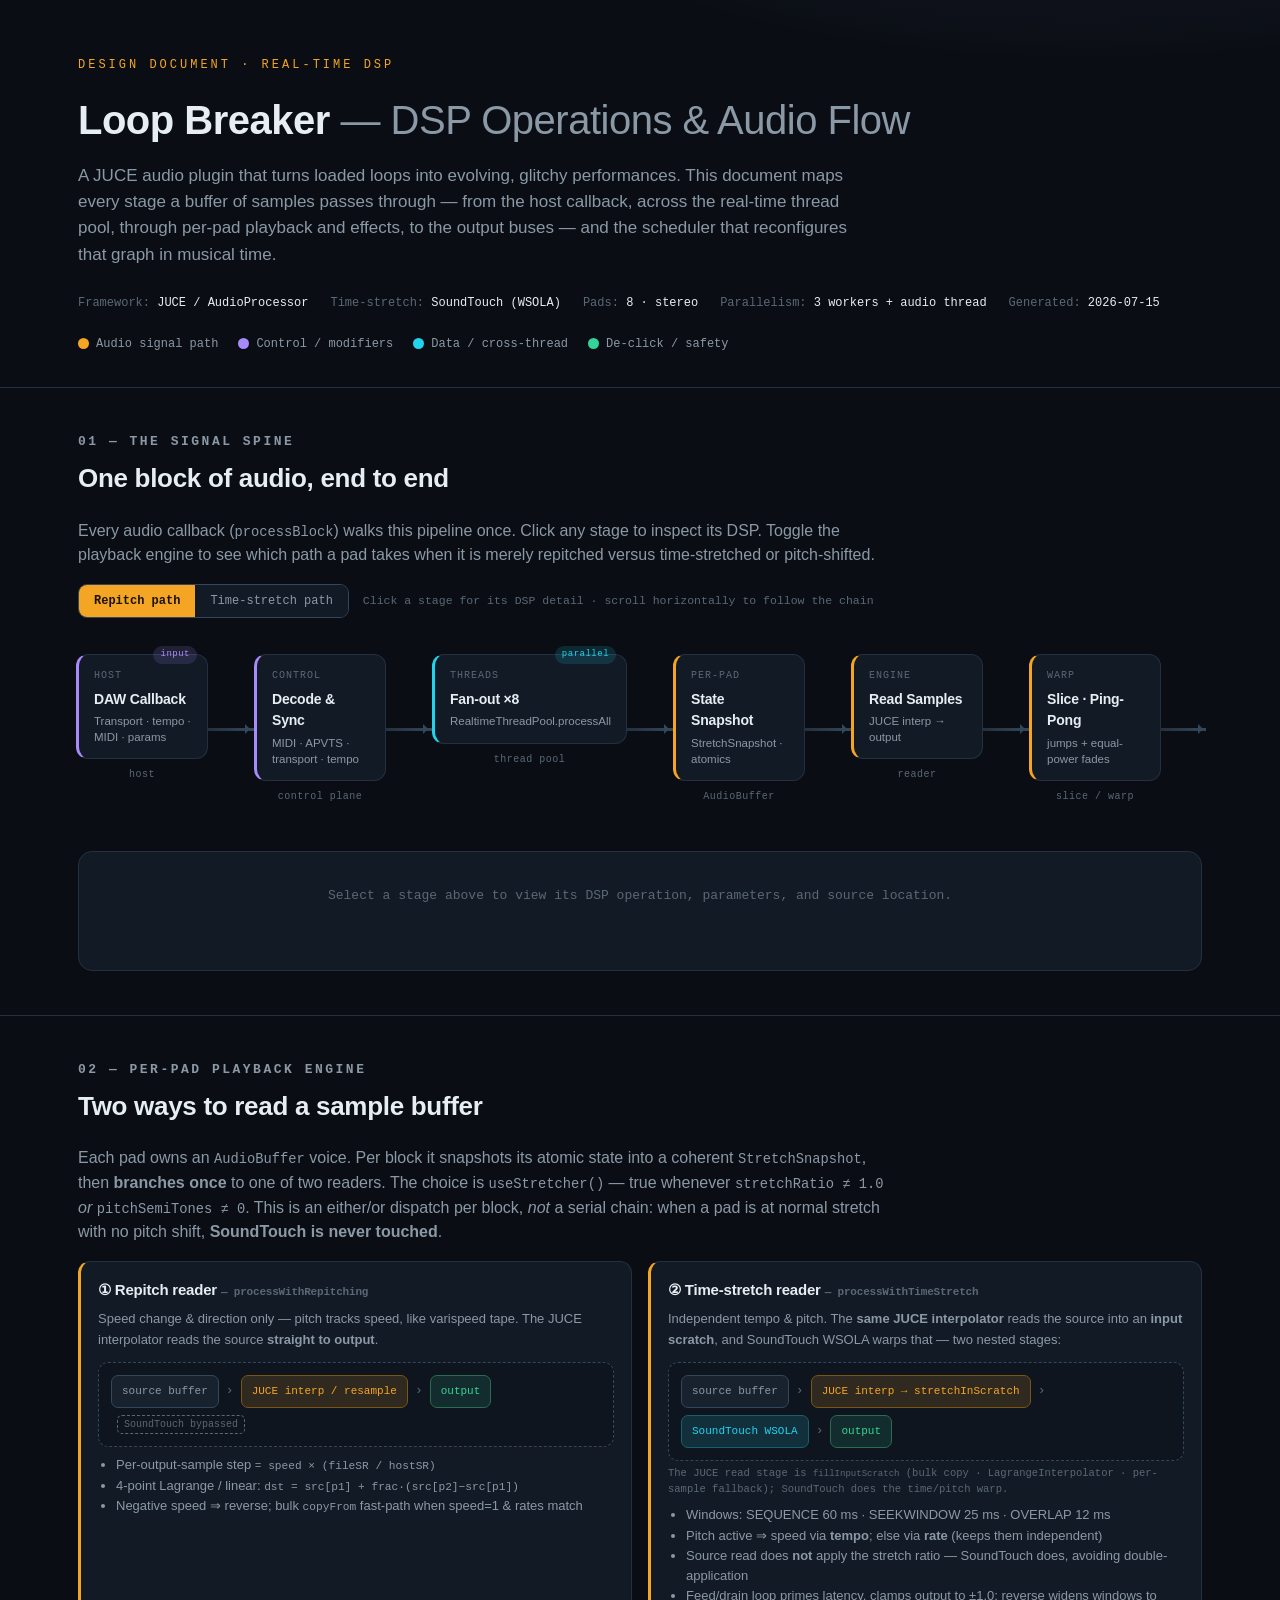
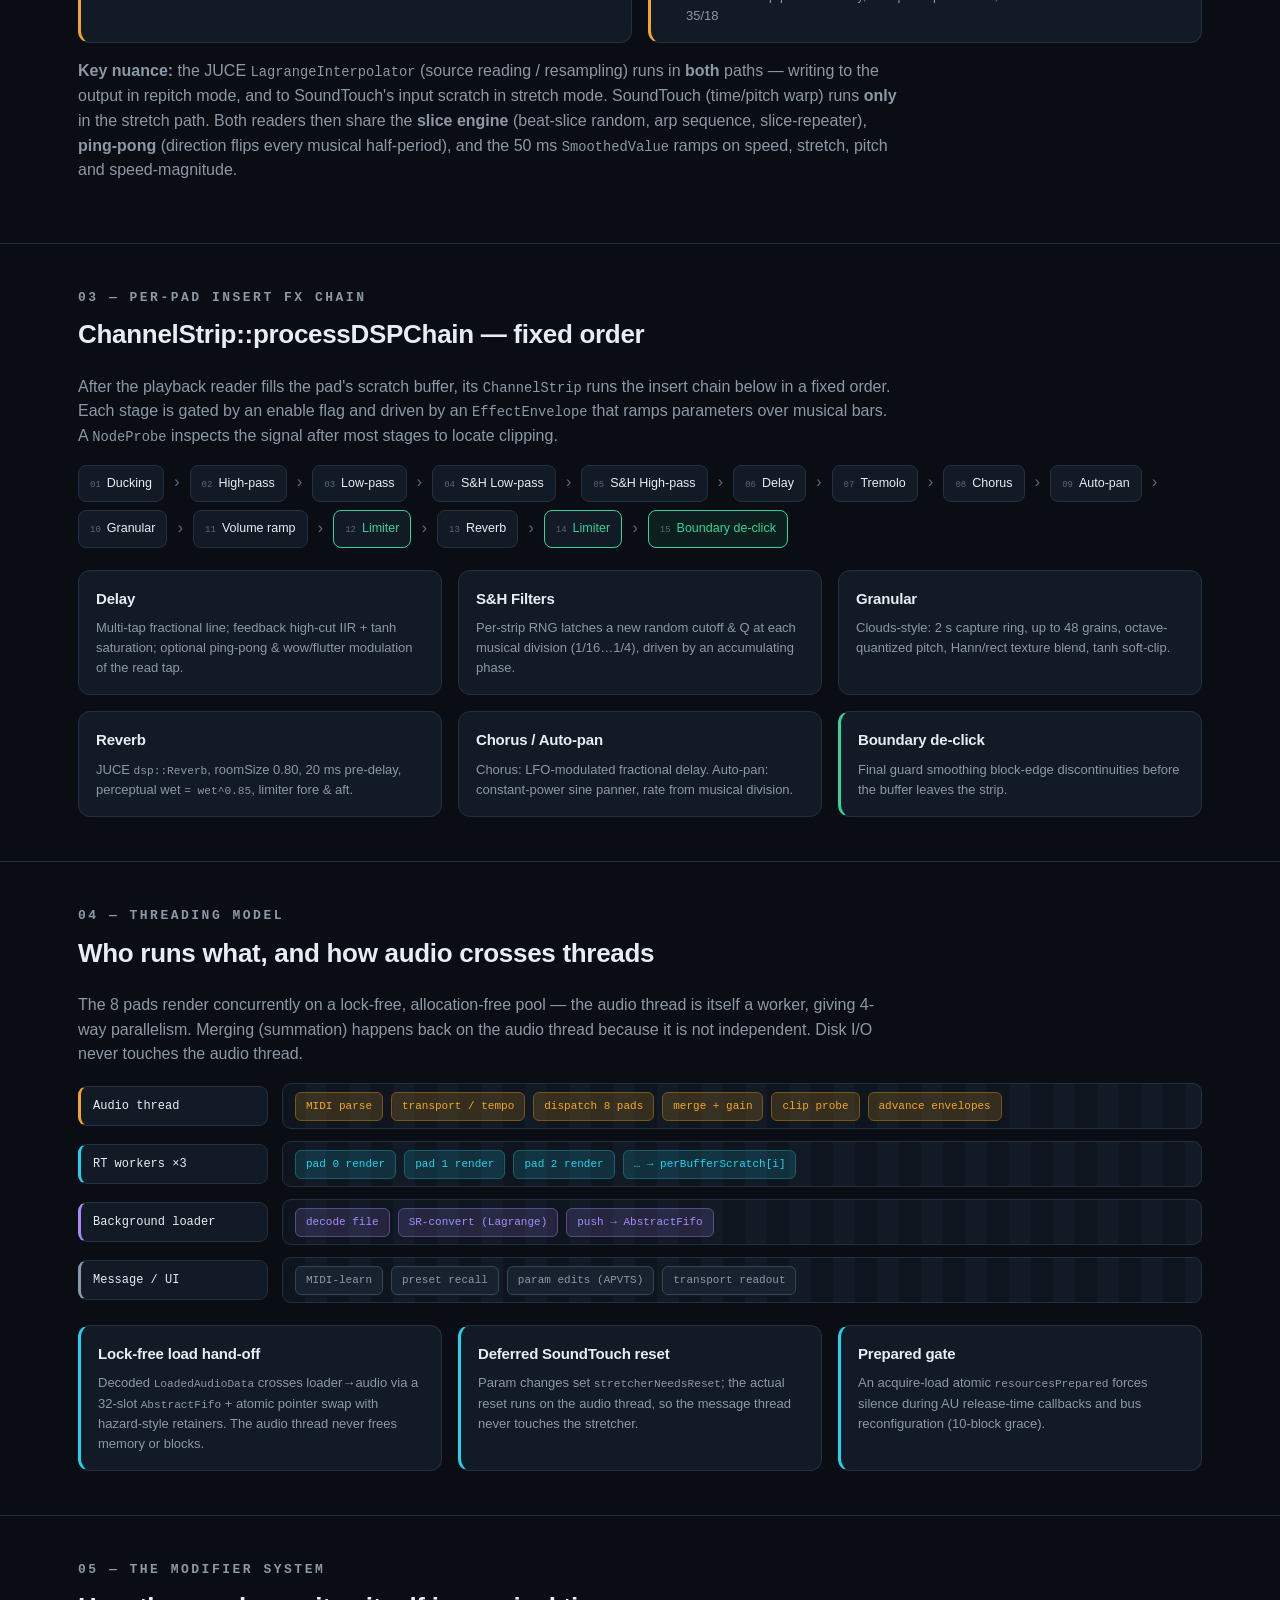
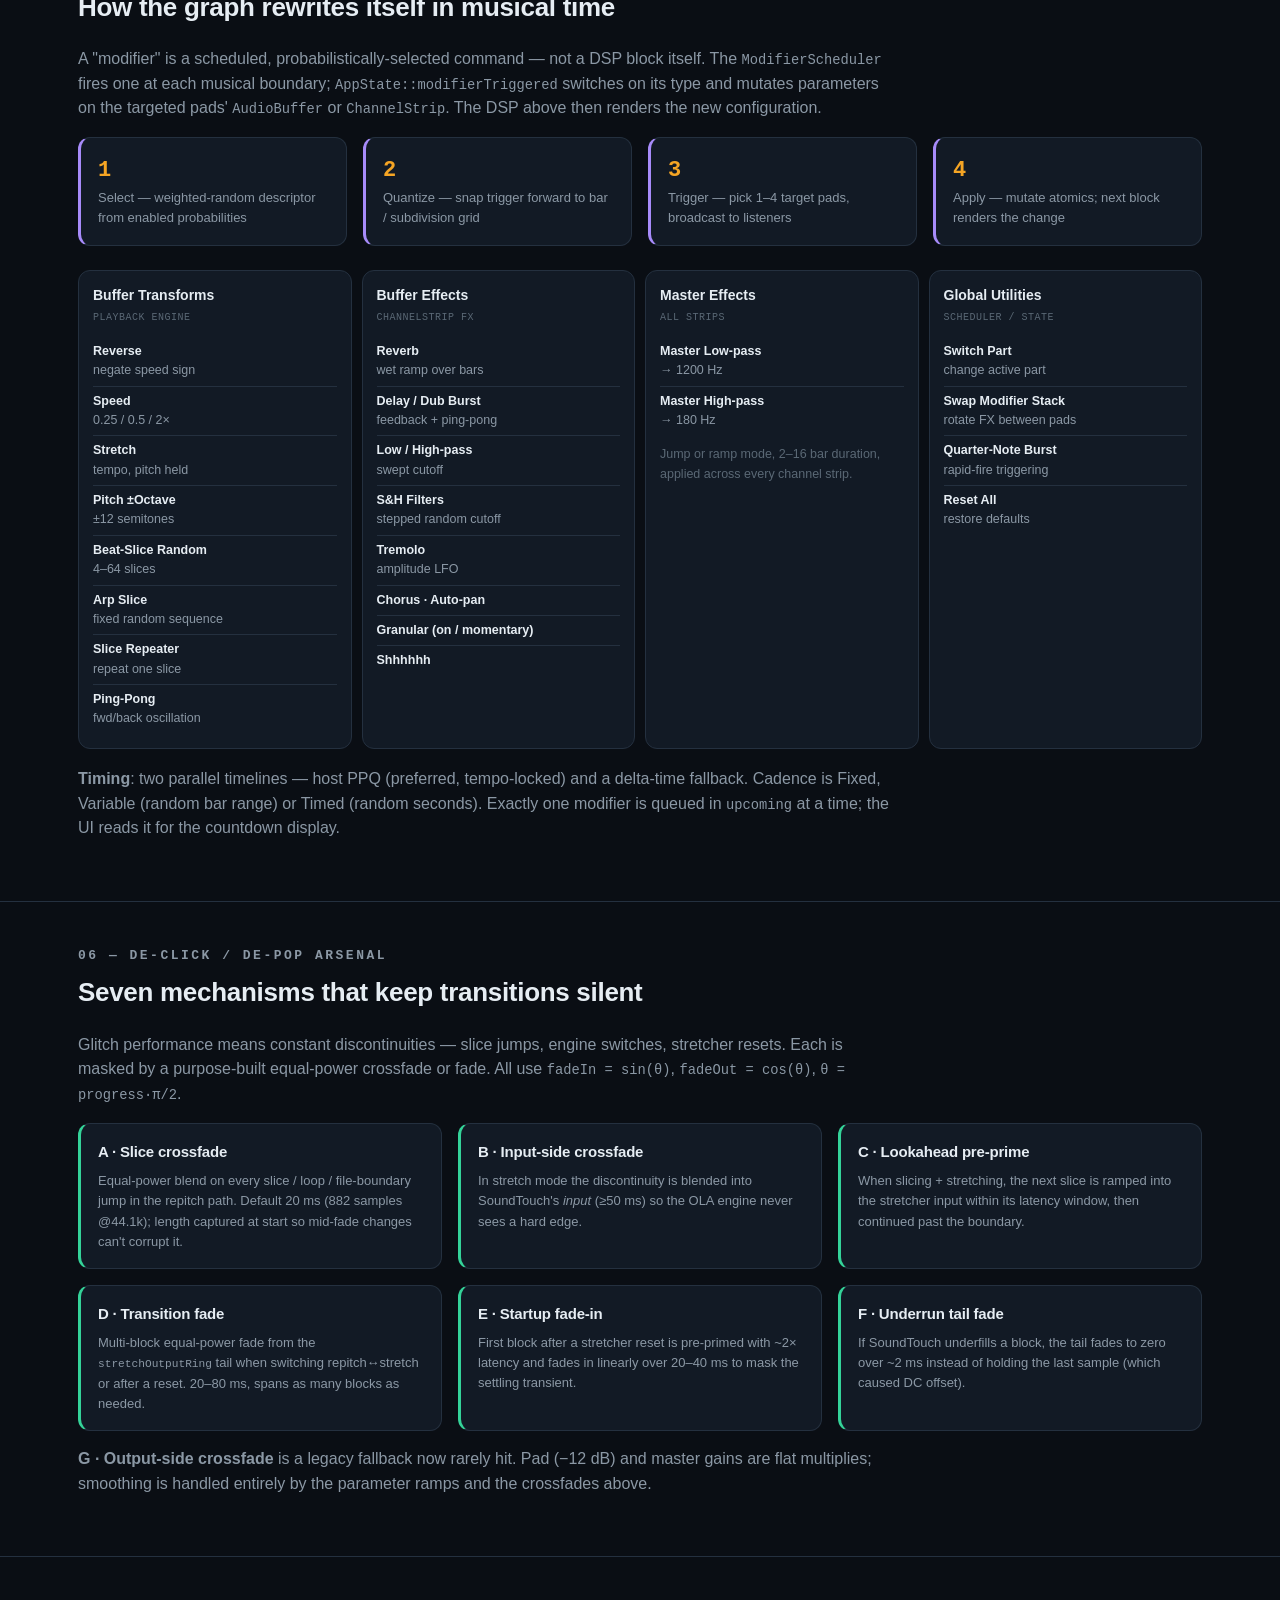
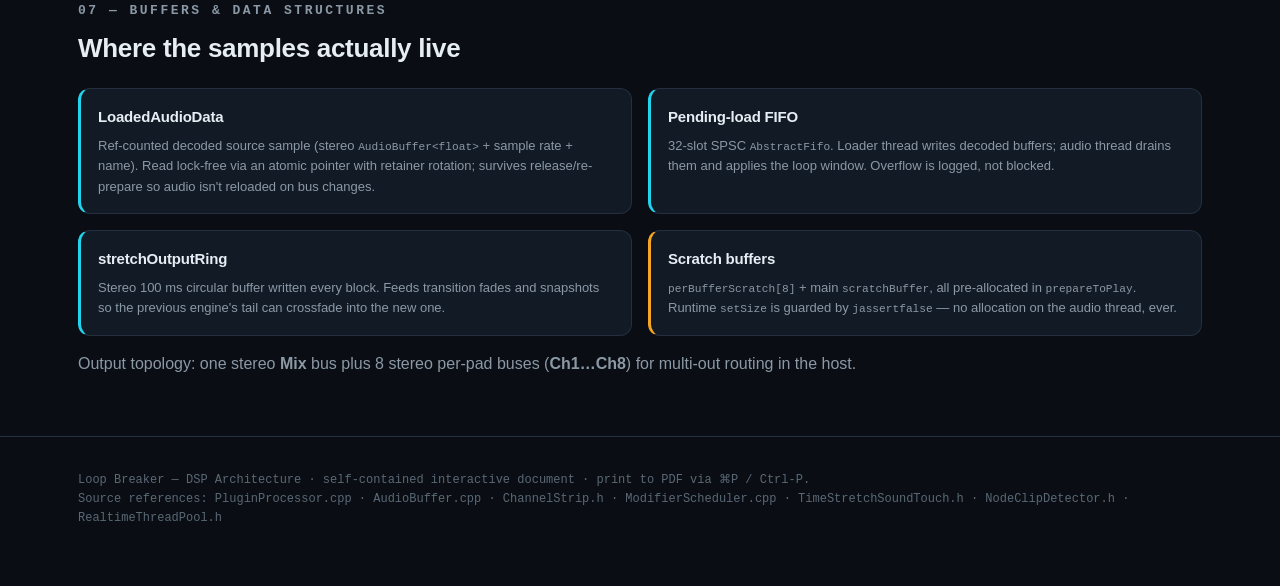
<file: docs/architecture/DSP_Architecture.html>
<!DOCTYPE html>
<html lang="en">
<head>
<meta charset="UTF-8">
<meta name="viewport" content="width=device-width, initial-scale=1.0">
<title>Loop Breaker — DSP Architecture &amp; Audio Flow</title>
<style>
  :root {
    --bg:        #0a0e14;
    --bg2:       #0f151e;
    --panel:     #121a25;
    --panel2:    #18222f;
    --border:    #24303f;
    --border2:   #33475c;
    --text:      #e6edf3;
    --muted:     #8b98a5;
    --faint:     #5a6875;
    --audio:     #f5a524;  /* audio signal */
    --audio-dim: #7a5514;
    --signal:    #22d3ee;  /* data / cross-thread */
    --ctrl:      #a78bfa;  /* control / modifiers */
    --ok:        #34d399;  /* de-click / safety */
    --danger:    #f87171;  /* clipping */
    --mono: "SF Mono", "JetBrains Mono", "Fira Code", ui-monospace, Menlo, Consolas, monospace;
    --sans: -apple-system, BlinkMacSystemFont, "Segoe UI", Inter, Roboto, sans-serif;
  }
  * { box-sizing: border-box; }
  html { scroll-behavior: smooth; }
  body {
    margin: 0; background: var(--bg); color: var(--text);
    font-family: var(--sans); line-height: 1.55;
    -webkit-font-smoothing: antialiased;
  }
  a { color: var(--signal); text-decoration: none; }
  code, .mono { font-family: var(--mono); font-size: 0.86em; }
  .wrap { max-width: 1180px; margin: 0 auto; padding: 0 28px; }

  /* ---------- header ---------- */
  header {
    padding: 56px 0 34px; border-bottom: 1px solid var(--border);
    background:
      radial-gradient(1200px 380px at 15% -60%, rgba(245,165,36,0.10), transparent 60%),
      radial-gradient(1000px 360px at 85% -40%, rgba(167,139,250,0.10), transparent 60%);
  }
  .eyebrow { font-family: var(--mono); font-size: 12px; letter-spacing: 3px;
    text-transform: uppercase; color: var(--audio); margin-bottom: 14px; }
  h1 { font-size: 40px; margin: 0 0 12px; letter-spacing: -0.5px; font-weight: 700; }
  h1 .sub { color: var(--muted); font-weight: 400; }
  .lede { color: var(--muted); font-size: 17px; max-width: 780px; margin: 0; }
  .meta-row { display: flex; gap: 22px; flex-wrap: wrap; margin-top: 26px;
    font-family: var(--mono); font-size: 12px; color: var(--faint); }
  .meta-row b { color: var(--text); font-weight: 500; }

  /* ---------- legend ---------- */
  .legend { display: flex; gap: 20px; flex-wrap: wrap; margin: 22px 0 0;
    font-family: var(--mono); font-size: 12px; }
  .legend span { display: inline-flex; align-items: center; gap: 7px; color: var(--muted); }
  .dot { width: 11px; height: 11px; border-radius: 50%; display: inline-block; }

  section { padding: 44px 0; border-bottom: 1px solid var(--border); }
  h2 { font-size: 13px; letter-spacing: 2.5px; text-transform: uppercase;
    color: var(--muted); font-family: var(--mono); font-weight: 600;
    margin: 0 0 6px; }
  .h2big { font-size: 26px; letter-spacing: -0.3px; color: var(--text);
    text-transform: none; font-family: var(--sans); margin: 0 0 20px; font-weight: 650; }
  p.note { color: var(--muted); max-width: 820px; }

  /* ---------- pipeline spine ---------- */
  .toolbar { display: flex; align-items: center; gap: 14px; flex-wrap: wrap;
    margin-bottom: 22px; }
  .toggle-group { display: inline-flex; border: 1px solid var(--border2);
    border-radius: 9px; overflow: hidden; }
  .toggle-group button { background: var(--panel); color: var(--muted);
    border: none; padding: 9px 15px; font-family: var(--mono); font-size: 12px;
    cursor: pointer; transition: .15s; }
  .toggle-group button.active { background: var(--audio); color: #1a1205; font-weight: 600; }
  .toggle-group button:not(.active):hover { color: var(--text); background: var(--panel2); }
  .btn { background: var(--panel); border: 1px solid var(--border2); color: var(--muted);
    padding: 9px 15px; border-radius: 9px; font-family: var(--mono); font-size: 12px;
    cursor: pointer; transition: .15s; }
  .btn:hover { color: var(--text); border-color: var(--signal); }
  .btn.on { color: var(--signal); border-color: var(--signal); }
  .hint { font-family: var(--mono); font-size: 11.5px; color: var(--faint); }

  .spine-scroll { overflow-x: auto; padding: 14px 2px 20px; margin: 0 -4px; }
  .spine { display: flex; align-items: stretch; gap: 0; min-width: 1120px; position: relative; }
  .stage { position: relative; display: flex; flex-direction: column; }
  .node {
    position: relative; background: var(--panel); border: 1px solid var(--border);
    border-radius: 12px; padding: 13px 15px; min-width: 132px; cursor: pointer;
    transition: .18s; z-index: 2;
  }
  .node:hover { transform: translateY(-3px); border-color: var(--border2);
    box-shadow: 0 10px 30px rgba(0,0,0,.4); }
  .node.sel { border-color: var(--audio); box-shadow: 0 0 0 1px var(--audio),
    0 12px 34px rgba(245,165,36,.18); }
  .node .k { font-family: var(--mono); font-size: 10px; letter-spacing: 1px;
    text-transform: uppercase; color: var(--faint); margin-bottom: 5px; }
  .node .t { font-size: 14px; font-weight: 600; letter-spacing: -0.2px; }
  .node .d { font-size: 11.5px; color: var(--muted); margin-top: 4px; line-height: 1.35; }
  .node .badge { position: absolute; top: -9px; right: 10px; font-family: var(--mono);
    font-size: 9px; padding: 2px 7px; border-radius: 20px; letter-spacing: .5px; }
  .node[data-lane="ctrl"] { border-left: 3px solid var(--ctrl); }
  .node[data-lane="audio"] { border-left: 3px solid var(--audio); }
  .node[data-lane="thread"] { border-left: 3px solid var(--signal); }
  .node[data-lane="safety"] { border-left: 3px solid var(--ok); }

  .connector { flex: 0 0 46px; position: relative; align-self: center; height: 3px;
    background: linear-gradient(90deg, var(--border) 0%, var(--border2) 100%);
    margin-top: 0; }
  .connector::after { content: ""; position: absolute; right: -1px; top: -4px;
    border: 5px solid transparent; border-left-color: var(--border2); }
  .stage-label { font-family: var(--mono); font-size: 10px; color: var(--faint);
    text-align: center; margin-top: 8px; letter-spacing: .5px; }

  /* ---------- detail panel ---------- */
  .detail {
    margin-top: 26px; background: var(--panel); border: 1px solid var(--border);
    border-radius: 14px; padding: 0; overflow: hidden; min-height: 120px;
  }
  .detail-head { display: flex; align-items: baseline; gap: 12px; padding: 18px 22px;
    border-bottom: 1px solid var(--border); background: var(--panel2); flex-wrap: wrap; }
  .detail-head .title { font-size: 19px; font-weight: 650; letter-spacing: -0.3px; }
  .detail-head .tag { font-family: var(--mono); font-size: 11px; padding: 3px 9px;
    border-radius: 6px; background: rgba(245,165,36,.12); color: var(--audio); }
  .detail-body { padding: 20px 22px; display: grid; grid-template-columns: 1.35fr 1fr;
    gap: 26px; }
  .detail-body h4 { font-family: var(--mono); font-size: 11px; letter-spacing: 1.5px;
    text-transform: uppercase; color: var(--muted); margin: 0 0 10px; }
  .detail-body p { margin: 0 0 12px; font-size: 14.5px; }
  .detail-body ul { margin: 0; padding-left: 18px; }
  .detail-body li { font-size: 13.5px; color: var(--text); margin-bottom: 7px; }
  .detail-body li b { color: var(--audio); font-weight: 600; }
  .kv { display: flex; flex-direction: column; gap: 9px; }
  .kv .row { display: flex; justify-content: space-between; gap: 12px; padding: 8px 12px;
    background: var(--bg2); border: 1px solid var(--border); border-radius: 8px; }
  .kv .row .kk { font-family: var(--mono); font-size: 12px; color: var(--muted); }
  .kv .row .vv { font-family: var(--mono); font-size: 12px; color: var(--text);
    text-align: right; }
  .codebox { background: var(--bg2); border: 1px solid var(--border); border-radius: 8px;
    padding: 12px 14px; font-family: var(--mono); font-size: 12px; color: var(--signal);
    overflow-x: auto; margin: 10px 0 0; white-space: pre; }
  .fileref { font-family: var(--mono); font-size: 11px; color: var(--faint); }
  .fileref b { color: var(--muted); font-weight: 500; }
  .empty-hint { padding: 34px 22px; color: var(--faint); font-family: var(--mono);
    font-size: 13px; text-align: center; }

  /* ---------- generic grids ---------- */
  .grid { display: grid; gap: 16px; }
  .g2 { grid-template-columns: 1fr 1fr; }
  .g3 { grid-template-columns: repeat(3,1fr); }
  .g4 { grid-template-columns: repeat(4,1fr); }
  .card { background: var(--panel); border: 1px solid var(--border); border-radius: 12px;
    padding: 16px 17px; }
  .card h3 { margin: 0 0 8px; font-size: 15px; letter-spacing: -0.2px; }
  .card p { margin: 0; font-size: 13px; color: var(--muted); }
  .card .stat { font-family: var(--mono); font-size: 22px; color: var(--audio);
    font-weight: 600; }
  .card.c-ctrl { border-left: 3px solid var(--ctrl); }
  .card.c-audio { border-left: 3px solid var(--audio); }
  .card.c-signal { border-left: 3px solid var(--signal); }
  .card.c-ok { border-left: 3px solid var(--ok); }

  /* ---------- fx chain strip ---------- */
  .fxchain { display: flex; flex-wrap: wrap; gap: 8px; align-items: center; }
  .fx { background: var(--panel); border: 1px solid var(--border); border-radius: 8px;
    padding: 8px 11px; font-size: 12.5px; position: relative; cursor: default;
    transition: .15s; }
  .fx:hover { border-color: var(--border2); background: var(--panel2); }
  .fx .n { font-family: var(--mono); font-size: 9px; color: var(--faint);
    margin-right: 6px; }
  .fx.lim { border-color: var(--ok); color: var(--ok); }
  .fx.declick { border-color: var(--ok); background: rgba(52,211,153,.08); color: var(--ok); }
  .arrow { color: var(--faint); font-family: var(--mono); }

  /* ---------- nested sub-flow (reader internals) ---------- */
  .subflow { display: flex; align-items: center; gap: 7px; flex-wrap: wrap;
    margin: 12px 0 4px; padding: 12px; border: 1px dashed var(--border2);
    border-radius: 10px; background: var(--bg2); }
  .subflow .chip { font-family: var(--mono); font-size: 11px; padding: 7px 10px;
    border-radius: 7px; white-space: nowrap; }
  .chip.src { background: var(--panel2); color: var(--muted); border: 1px solid var(--border2); }
  .chip.juce { background: rgba(245,165,36,.14); color: var(--audio); border: 1px solid var(--audio-dim); }
  .chip.st { background: rgba(34,211,238,.14); color: var(--signal); border: 1px solid #1a5f6b; }
  .chip.outp { background: rgba(52,211,153,.12); color: var(--ok); border: 1px solid #2a6b52; }
  .subflow .arrow { font-size: 13px; }
  .subflow-cap { font-family: var(--mono); font-size: 10.5px; color: var(--faint);
    margin-top: 2px; }
  .bypass-tag { display: inline-block; font-family: var(--mono); font-size: 10px;
    color: var(--faint); border: 1px dashed var(--faint); border-radius: 5px;
    padding: 1px 6px; margin-left: 6px; }

  /* ---------- threading lanes ---------- */
  .lanes { display: flex; flex-direction: column; gap: 12px; }
  .lane { display: grid; grid-template-columns: 190px 1fr; gap: 14px; align-items: center; }
  .lane .lname { font-family: var(--mono); font-size: 12px; padding: 10px 12px;
    border-radius: 9px; border: 1px solid var(--border); background: var(--panel); }
  .lane .ltrack { height: 46px; border-radius: 9px; border: 1px solid var(--border);
    background: repeating-linear-gradient(90deg, var(--bg2), var(--bg2) 22px, var(--panel) 22px, var(--panel) 44px);
    display: flex; align-items: center; padding: 0 12px; gap: 8px; overflow: hidden; }
  .blk { font-family: var(--mono); font-size: 11px; padding: 5px 10px; border-radius: 6px;
    white-space: nowrap; }
  .blk.rt { background: rgba(245,165,36,.16); color: var(--audio); border: 1px solid var(--audio-dim); }
  .blk.wk { background: rgba(34,211,238,.14); color: var(--signal); border: 1px solid #1a5f6b; }
  .blk.bg { background: rgba(167,139,250,.14); color: var(--ctrl); border: 1px solid #5b4a8a; }
  .blk.ui { background: var(--panel2); color: var(--muted); border: 1px solid var(--border2); }
  .lane .lname.rt { border-left: 3px solid var(--audio); }
  .lane .lname.wk { border-left: 3px solid var(--signal); }
  .lane .lname.bg { border-left: 3px solid var(--ctrl); }
  .lane .lname.ui { border-left: 3px solid var(--muted); }

  /* modifier taxonomy */
  .modgrid { display: grid; grid-template-columns: repeat(4,1fr); gap: 10px; }
  .modcat { background: var(--panel); border: 1px solid var(--border); border-radius: 12px;
    padding: 14px; }
  .modcat h3 { margin: 0 0 4px; font-size: 14px; }
  .modcat .sub { font-family: var(--mono); font-size: 10px; color: var(--faint);
    margin-bottom: 11px; letter-spacing: .5px; }
  .modcat ul { margin: 0; padding: 0; list-style: none; }
  .modcat li { font-size: 12.5px; padding: 5px 0; border-top: 1px solid var(--border);
    color: var(--muted); }
  .modcat li:first-child { border-top: none; }
  .modcat li b { color: var(--text); font-weight: 600; display: block; font-size: 12.5px; }

  footer { padding: 34px 0 60px; color: var(--faint); font-family: var(--mono);
    font-size: 12px; }

  @media (max-width: 780px) {
    .detail-body, .g2, .g3, .g4, .modgrid { grid-template-columns: 1fr; }
    h1 { font-size: 30px; }
  }
  @media print {
    body { background: #fff; color: #111; }
    .spine-scroll { overflow: visible; }
    .toolbar, .hint { display: none; }
    section, header { border-color: #ccc; }
    .node, .card, .detail, .fx, .lane .ltrack { break-inside: avoid; }
  }
</style>
</head>
<body>

<header>
  <div class="wrap">
    <div class="eyebrow">Design Document · Real-Time DSP</div>
    <h1>Loop Breaker <span class="sub">— DSP Operations &amp; Audio Flow</span></h1>
    <p class="lede">A JUCE audio plugin that turns loaded loops into evolving, glitchy performances.
    This document maps every stage a buffer of samples passes through — from the host callback,
    across the real-time thread pool, through per-pad playback and effects, to the output buses —
    and the scheduler that reconfigures that graph in musical time.</p>
    <div class="meta-row">
      <span>Framework: <b>JUCE / AudioProcessor</b></span>
      <span>Time-stretch: <b>SoundTouch (WSOLA)</b></span>
      <span>Pads: <b>8 · stereo</b></span>
      <span>Parallelism: <b>3 workers + audio thread</b></span>
      <span>Generated: <b>2026-07-15</b></span>
    </div>
    <div class="legend">
      <span><i class="dot" style="background:var(--audio)"></i> Audio signal path</span>
      <span><i class="dot" style="background:var(--ctrl)"></i> Control / modifiers</span>
      <span><i class="dot" style="background:var(--signal)"></i> Data / cross-thread</span>
      <span><i class="dot" style="background:var(--ok)"></i> De-click / safety</span>
    </div>
  </div>
</header>

<!-- ============ 1. THE SPINE ============ -->
<section id="flow">
  <div class="wrap">
    <h2>01 — The Signal Spine</h2>
    <div class="h2big">One block of audio, end to end</div>
    <p class="note">Every audio callback (<code>processBlock</code>) walks this pipeline once. Click any
    stage to inspect its DSP. Toggle the playback engine to see which path a pad takes when it is
    merely repitched versus time-stretched or pitch-shifted.</p>

    <div class="toolbar">
      <div class="toggle-group" id="engineToggle">
        <button data-engine="repitch" class="active">Repitch path</button>
        <button data-engine="stretch">Time-stretch path</button>
      </div>
      <span class="hint">Click a stage for its DSP detail · scroll horizontally to follow the chain</span>
    </div>

    <div class="spine-scroll">
      <div class="spine" id="spine">
        <!-- stages injected by JS -->
      </div>
    </div>

    <div class="detail" id="detail">
      <div class="empty-hint">Select a stage above to view its DSP operation, parameters, and source location.</div>
    </div>
  </div>
</section>

<!-- ============ 2. PLAYBACK ENGINE ============ -->
<section id="engine">
  <div class="wrap">
    <h2>02 — Per-Pad Playback Engine</h2>
    <div class="h2big">Two ways to read a sample buffer</div>
    <p class="note">Each pad owns an <code>AudioBuffer</code> voice. Per block it snapshots its atomic
    state into a coherent <code>StretchSnapshot</code>, then <b>branches once</b> to one of two readers.
    The choice is <code>useStretcher()</code> — true whenever <code>stretchRatio ≠ 1.0</code> <i>or</i>
    <code>pitchSemiTones ≠ 0</code>. This is an either/or dispatch per block, <i>not</i> a serial chain:
    when a pad is at normal stretch with no pitch shift, <b>SoundTouch is never touched</b>.</p>

    <div class="grid g2">
      <div class="card c-audio">
        <h3>① Repitch reader <span class="fileref">— processWithRepitching</span></h3>
        <p style="margin-bottom:2px">Speed change &amp; direction only — pitch tracks speed, like varispeed tape.
        The JUCE interpolator reads the source <b>straight to output</b>.</p>
        <div class="subflow">
          <span class="chip src">source buffer</span>
          <span class="arrow">›</span>
          <span class="chip juce">JUCE interp / resample</span>
          <span class="arrow">›</span>
          <span class="chip outp">output</span>
          <span class="bypass-tag">SoundTouch bypassed</span>
        </div>
        <ul style="margin:8px 0 0;padding-left:18px;font-size:13px;color:var(--muted)">
          <li>Per-output-sample step <code>= speed × (fileSR / hostSR)</code></li>
          <li>4-point Lagrange / linear: <code>dst = src[p1] + frac·(src[p2]−src[p1])</code></li>
          <li>Negative speed ⇒ reverse; bulk <code>copyFrom</code> fast-path when speed=1 &amp; rates match</li>
        </ul>
      </div>
      <div class="card c-audio">
        <h3>② Time-stretch reader <span class="fileref">— processWithTimeStretch</span></h3>
        <p style="margin-bottom:2px">Independent tempo &amp; pitch. The <b>same JUCE interpolator</b> reads the
        source into an <b>input scratch</b>, and SoundTouch WSOLA warps that — two nested stages:</p>
        <div class="subflow">
          <span class="chip src">source buffer</span>
          <span class="arrow">›</span>
          <span class="chip juce">JUCE interp → stretchInScratch</span>
          <span class="arrow">›</span>
          <span class="chip st">SoundTouch WSOLA</span>
          <span class="arrow">›</span>
          <span class="chip outp">output</span>
        </div>
        <div class="subflow-cap">The JUCE read stage is <code>fillInputScratch</code> (bulk copy · LagrangeInterpolator · per-sample fallback); SoundTouch does the time/pitch warp.</div>
        <ul style="margin:8px 0 0;padding-left:18px;font-size:13px;color:var(--muted)">
          <li>Windows: SEQUENCE 60 ms · SEEKWINDOW 25 ms · OVERLAP 12 ms</li>
          <li>Pitch active ⇒ speed via <b>tempo</b>; else via <b>rate</b> (keeps them independent)</li>
          <li>Source read does <b>not</b> apply the stretch ratio — SoundTouch does, avoiding double-application</li>
          <li>Feed/drain loop primes latency, clamps output to ±1.0; reverse widens windows to 35/18</li>
        </ul>
      </div>
    </div>

    <p class="note" style="margin-top:16px"><b>Key nuance:</b> the JUCE <code>LagrangeInterpolator</code>
    (source reading / resampling) runs in <b>both</b> paths — writing to the output in repitch mode, and to
    SoundTouch's input scratch in stretch mode. SoundTouch (time/pitch warp) runs <b>only</b> in the stretch
    path. Both readers then share the <b>slice engine</b> (beat-slice random, arp sequence, slice-repeater),
    <b>ping-pong</b> (direction flips every musical half-period), and the 50 ms <code>SmoothedValue</code>
    ramps on speed, stretch, pitch and speed-magnitude.</p>
  </div>
</section>

<!-- ============ 3. FX CHAIN ============ -->
<section id="fx">
  <div class="wrap">
    <h2>03 — Per-Pad Insert FX Chain</h2>
    <div class="h2big">ChannelStrip::processDSPChain — fixed order</div>
    <p class="note">After the playback reader fills the pad's scratch buffer, its <code>ChannelStrip</code>
    runs the insert chain below in a fixed order. Each stage is gated by an enable flag and driven by an
    <code>EffectEnvelope</code> that ramps parameters over musical bars. A <code>NodeProbe</code> inspects
    the signal after most stages to locate clipping.</p>
    <div class="fxchain" style="margin-top:6px">
      <span class="fx"><span class="n">01</span>Ducking</span><span class="arrow">›</span>
      <span class="fx"><span class="n">02</span>High-pass</span><span class="arrow">›</span>
      <span class="fx"><span class="n">03</span>Low-pass</span><span class="arrow">›</span>
      <span class="fx"><span class="n">04</span>S&amp;H Low-pass</span><span class="arrow">›</span>
      <span class="fx"><span class="n">05</span>S&amp;H High-pass</span><span class="arrow">›</span>
      <span class="fx"><span class="n">06</span>Delay</span><span class="arrow">›</span>
      <span class="fx"><span class="n">07</span>Tremolo</span><span class="arrow">›</span>
      <span class="fx"><span class="n">08</span>Chorus</span><span class="arrow">›</span>
      <span class="fx"><span class="n">09</span>Auto-pan</span><span class="arrow">›</span>
      <span class="fx"><span class="n">10</span>Granular</span><span class="arrow">›</span>
      <span class="fx"><span class="n">11</span>Volume ramp</span><span class="arrow">›</span>
      <span class="fx lim"><span class="n">12</span>Limiter</span><span class="arrow">›</span>
      <span class="fx"><span class="n">13</span>Reverb</span><span class="arrow">›</span>
      <span class="fx lim"><span class="n">14</span>Limiter</span><span class="arrow">›</span>
      <span class="fx declick"><span class="n">15</span>Boundary de-click</span>
    </div>
    <div class="grid g3" style="margin-top:22px">
      <div class="card"><h3>Delay</h3><p>Multi-tap fractional line; feedback high-cut IIR + tanh saturation; optional ping-pong &amp; wow/flutter modulation of the read tap.</p></div>
      <div class="card"><h3>S&amp;H Filters</h3><p>Per-strip RNG latches a new random cutoff &amp; Q at each musical division (1/16…1/4), driven by an accumulating phase.</p></div>
      <div class="card"><h3>Granular</h3><p>Clouds-style: 2 s capture ring, up to 48 grains, octave-quantized pitch, Hann/rect texture blend, tanh soft-clip.</p></div>
      <div class="card"><h3>Reverb</h3><p>JUCE <code>dsp::Reverb</code>, roomSize 0.80, 20 ms pre-delay, perceptual wet <code>= wet^0.85</code>, limiter fore &amp; aft.</p></div>
      <div class="card"><h3>Chorus / Auto-pan</h3><p>Chorus: LFO-modulated fractional delay. Auto-pan: constant-power sine panner, rate from musical division.</p></div>
      <div class="card c-ok"><h3>Boundary de-click</h3><p>Final guard smoothing block-edge discontinuities before the buffer leaves the strip.</p></div>
    </div>
  </div>
</section>

<!-- ============ 4. THREADING ============ -->
<section id="threads">
  <div class="wrap">
    <h2>04 — Threading Model</h2>
    <div class="h2big">Who runs what, and how audio crosses threads</div>
    <p class="note">The 8 pads render concurrently on a lock-free, allocation-free pool — the audio thread
    is itself a worker, giving 4-way parallelism. Merging (summation) happens back on the audio thread
    because it is not independent. Disk I/O never touches the audio thread.</p>
    <div class="lanes" style="margin-top:8px">
      <div class="lane">
        <div class="lname rt">Audio thread</div>
        <div class="ltrack">
          <span class="blk rt">MIDI parse</span><span class="blk rt">transport / tempo</span>
          <span class="blk rt">dispatch 8 pads</span><span class="blk rt">merge + gain</span>
          <span class="blk rt">clip probe</span><span class="blk rt">advance envelopes</span>
        </div>
      </div>
      <div class="lane">
        <div class="lname wk">RT workers ×3</div>
        <div class="ltrack">
          <span class="blk wk">pad 0 render</span><span class="blk wk">pad 1 render</span>
          <span class="blk wk">pad 2 render</span><span class="blk wk">… → perBufferScratch[i]</span>
        </div>
      </div>
      <div class="lane">
        <div class="lname bg">Background loader</div>
        <div class="ltrack">
          <span class="blk bg">decode file</span><span class="blk bg">SR-convert (Lagrange)</span>
          <span class="blk bg">push → AbstractFifo</span>
        </div>
      </div>
      <div class="lane">
        <div class="lname ui">Message / UI</div>
        <div class="ltrack">
          <span class="blk ui">MIDI-learn</span><span class="blk ui">preset recall</span>
          <span class="blk ui">param edits (APVTS)</span><span class="blk ui">transport readout</span>
        </div>
      </div>
    </div>
    <div class="grid g3" style="margin-top:22px">
      <div class="card c-signal"><h3>Lock-free load hand-off</h3><p>Decoded <code>LoadedAudioData</code> crosses loader→audio via a 32-slot <code>AbstractFifo</code> + atomic pointer swap with hazard-style retainers. The audio thread never frees memory or blocks.</p></div>
      <div class="card c-signal"><h3>Deferred SoundTouch reset</h3><p>Param changes set <code>stretcherNeedsReset</code>; the actual reset runs on the audio thread, so the message thread never touches the stretcher.</p></div>
      <div class="card c-signal"><h3>Prepared gate</h3><p>An acquire-load atomic <code>resourcesPrepared</code> forces silence during AU release-time callbacks and bus reconfiguration (10-block grace).</p></div>
    </div>
  </div>
</section>

<!-- ============ 5. MODIFIER SYSTEM ============ -->
<section id="mods">
  <div class="wrap">
    <h2>05 — The Modifier System</h2>
    <div class="h2big">How the graph rewrites itself in musical time</div>
    <p class="note">A "modifier" is a scheduled, probabilistically-selected command — not a DSP block itself.
    The <code>ModifierScheduler</code> fires one at each musical boundary; <code>AppState::modifierTriggered</code>
    switches on its type and mutates parameters on the targeted pads' <code>AudioBuffer</code> or
    <code>ChannelStrip</code>. The DSP above then renders the new configuration.</p>

    <div class="grid g4" style="margin:6px 0 24px">
      <div class="card c-ctrl"><div class="stat">1</div><p>Select — weighted-random descriptor from enabled probabilities</p></div>
      <div class="card c-ctrl"><div class="stat">2</div><p>Quantize — snap trigger forward to bar / subdivision grid</p></div>
      <div class="card c-ctrl"><div class="stat">3</div><p>Trigger — pick 1–4 target pads, broadcast to listeners</p></div>
      <div class="card c-ctrl"><div class="stat">4</div><p>Apply — mutate atomics; next block renders the change</p></div>
    </div>

    <div class="modgrid">
      <div class="modcat">
        <h3>Buffer Transforms</h3>
        <div class="sub">PLAYBACK ENGINE</div>
        <ul>
          <li><b>Reverse</b> negate speed sign</li>
          <li><b>Speed</b> 0.25 / 0.5 / 2×</li>
          <li><b>Stretch</b> tempo, pitch held</li>
          <li><b>Pitch ±Octave</b> ±12 semitones</li>
          <li><b>Beat-Slice Random</b> 4–64 slices</li>
          <li><b>Arp Slice</b> fixed random sequence</li>
          <li><b>Slice Repeater</b> repeat one slice</li>
          <li><b>Ping-Pong</b> fwd/back oscillation</li>
        </ul>
      </div>
      <div class="modcat">
        <h3>Buffer Effects</h3>
        <div class="sub">CHANNELSTRIP FX</div>
        <ul>
          <li><b>Reverb</b> wet ramp over bars</li>
          <li><b>Delay / Dub Burst</b> feedback + ping-pong</li>
          <li><b>Low / High-pass</b> swept cutoff</li>
          <li><b>S&amp;H Filters</b> stepped random cutoff</li>
          <li><b>Tremolo</b> amplitude LFO</li>
          <li><b>Chorus · Auto-pan</b></li>
          <li><b>Granular (on / momentary)</b></li>
          <li><b>Shhhhhh</b></li>
        </ul>
      </div>
      <div class="modcat">
        <h3>Master Effects</h3>
        <div class="sub">ALL STRIPS</div>
        <ul>
          <li><b>Master Low-pass</b> → 1200 Hz</li>
          <li><b>Master High-pass</b> → 180 Hz</li>
          <li style="border-top:none;color:var(--faint);padding-top:10px">Jump or ramp mode, 2–16 bar duration, applied across every channel strip.</li>
        </ul>
      </div>
      <div class="modcat">
        <h3>Global Utilities</h3>
        <div class="sub">SCHEDULER / STATE</div>
        <ul>
          <li><b>Switch Part</b> change active part</li>
          <li><b>Swap Modifier Stack</b> rotate FX between pads</li>
          <li><b>Quarter-Note Burst</b> rapid-fire triggering</li>
          <li><b>Reset All</b> restore defaults</li>
        </ul>
      </div>
    </div>
    <p class="note" style="margin-top:18px"><b>Timing</b>: two parallel timelines — host PPQ (preferred, tempo-locked)
    and a delta-time fallback. Cadence is Fixed, Variable (random bar range) or Timed (random seconds).
    Exactly one modifier is queued in <code>upcoming</code> at a time; the UI reads it for the countdown display.</p>
  </div>
</section>

<!-- ============ 6. DE-CLICK ARSENAL ============ -->
<section id="declick">
  <div class="wrap">
    <h2>06 — De-Click / De-Pop Arsenal</h2>
    <div class="h2big">Seven mechanisms that keep transitions silent</div>
    <p class="note">Glitch performance means constant discontinuities — slice jumps, engine switches,
    stretcher resets. Each is masked by a purpose-built equal-power crossfade or fade. All use
    <code>fadeIn = sin(θ)</code>, <code>fadeOut = cos(θ)</code>, <code>θ = progress·π/2</code>.</p>
    <div class="grid g3">
      <div class="card c-ok"><h3>A · Slice crossfade</h3><p>Equal-power blend on every slice / loop / file-boundary jump in the repitch path. Default 20 ms (882 samples @44.1k); length captured at start so mid-fade changes can't corrupt it.</p></div>
      <div class="card c-ok"><h3>B · Input-side crossfade</h3><p>In stretch mode the discontinuity is blended into SoundTouch's <i>input</i> (≥50 ms) so the OLA engine never sees a hard edge.</p></div>
      <div class="card c-ok"><h3>C · Lookahead pre-prime</h3><p>When slicing + stretching, the next slice is ramped into the stretcher input within its latency window, then continued past the boundary.</p></div>
      <div class="card c-ok"><h3>D · Transition fade</h3><p>Multi-block equal-power fade from the <code>stretchOutputRing</code> tail when switching repitch↔stretch or after a reset. 20–80 ms, spans as many blocks as needed.</p></div>
      <div class="card c-ok"><h3>E · Startup fade-in</h3><p>First block after a stretcher reset is pre-primed with ~2× latency and fades in linearly over 20–40 ms to mask the settling transient.</p></div>
      <div class="card c-ok"><h3>F · Underrun tail fade</h3><p>If SoundTouch underfills a block, the tail fades to zero over ~2 ms instead of holding the last sample (which caused DC offset).</p></div>
    </div>
    <p class="note" style="margin-top:16px"><b>G · Output-side crossfade</b> is a legacy fallback now rarely
    hit. Pad (−12 dB) and master gains are flat multiplies; smoothing is handled entirely by the
    parameter ramps and the crossfades above.</p>
  </div>
</section>

<!-- ============ 7. DATA STRUCTURES ============ -->
<section id="data">
  <div class="wrap">
    <h2>07 — Buffers &amp; Data Structures</h2>
    <div class="h2big">Where the samples actually live</div>
    <div class="grid g2">
      <div class="card c-signal"><h3>LoadedAudioData</h3><p>Ref-counted decoded source sample (stereo <code>AudioBuffer&lt;float&gt;</code> + sample rate + name). Read lock-free via an atomic pointer with retainer rotation; survives release/re-prepare so audio isn't reloaded on bus changes.</p></div>
      <div class="card c-signal"><h3>Pending-load FIFO</h3><p>32-slot SPSC <code>AbstractFifo</code>. Loader thread writes decoded buffers; audio thread drains them and applies the loop window. Overflow is logged, not blocked.</p></div>
      <div class="card c-signal"><h3>stretchOutputRing</h3><p>Stereo 100 ms circular buffer written every block. Feeds transition fades and snapshots so the previous engine's tail can crossfade into the new one.</p></div>
      <div class="card c-audio"><h3>Scratch buffers</h3><p><code>perBufferScratch[8]</code> + main <code>scratchBuffer</code>, all pre-allocated in <code>prepareToPlay</code>. Runtime <code>setSize</code> is guarded by <code>jassertfalse</code> — no allocation on the audio thread, ever.</p></div>
    </div>
    <p class="note" style="margin-top:16px">Output topology: one stereo <b>Mix</b> bus plus 8 stereo per-pad
    buses (<b>Ch1…Ch8</b>) for multi-out routing in the host.</p>
  </div>
</section>

<footer>
  <div class="wrap">
    Loop Breaker — DSP Architecture · self-contained interactive document · print to PDF via ⌘P / Ctrl-P.<br>
    Source references: PluginProcessor.cpp · AudioBuffer.cpp · ChannelStrip.h · ModifierScheduler.cpp · TimeStretchSoundTouch.h · NodeClipDetector.h · RealtimeThreadPool.h
  </div>
</footer>

<script>
// ---------- stage data for the spine ----------
const STAGES = [
  {
    id:"host", lane:"ctrl", k:"Host", t:"DAW Callback", d:"Transport · tempo · MIDI · params",
    badge:{txt:"input", c:"var(--ctrl)"}, label:"host",
    tag:"Entry", title:"Host → processBlock",
    desc:"The DAW delivers a block of input samples plus a MIDI buffer and playhead info. A <code>ScopedNoDenormals</code> guard is set, and an acquire-load of <code>resourcesPrepared</code> gates the whole method — if resources aren't prepared (e.g. an AU release-time callback), the buffer is cleared and the method returns silence.",
    bullets:["<b>Denormal guard</b> for the whole block","<b>Prepared gate</b> — silence if not ready","10-block <b>grace period</b> across bus reconfig"],
    kv:[["entry","BufferTestAudioProcessor::processBlock"],["gate","resourcesPrepared (acquire)"],["file","PluginProcessor.cpp:301"]]
  },
  {
    id:"control", lane:"ctrl", k:"Control", t:"Decode &amp; Sync", d:"MIDI · APVTS · transport · tempo",
    label:"control plane",
    tag:"Control", title:"MIDI parse · parameter sync · transport detection",
    desc:"MIDI note-ons drive modifier toggles, preset recalls and pad toggles (all via atomic request flags); CCs map to parameters. 22 modifier + 8 pad probability parameters are read from the APVTS each block. The playhead is inspected to decide play/stop — falling back to inferring playback from advancing sample/PPQ deltas — and to detect restart-to-zero.",
    bullets:["MIDI-learn capture → atomic flags","<b>22 + 8</b> atomic probability reads / block","Transport inference when host doesn't report playing","Tempo-follow: <code>mult = bpm / referenceBpm</code>"],
    kv:[["params","modifierProbabilities · padTargetProbabilities"],["tempo","setTempoMultiplier(mult)"],["file","PluginProcessor.cpp:312–765"]]
  },
  {
    id:"pool", lane:"thread", k:"Threads", t:"Fan-out ×8", d:"RealtimeThreadPool.processAll",
    badge:{txt:"parallel", c:"var(--signal)"}, label:"thread pool",
    tag:"Concurrency", title:"Parallel per-pad render",
    desc:"The 8 pad renders are dispatched onto a lock-free, allocation-free pool: 3 pre-spawned workers plus the audio thread itself = 4-way parallelism. Each task clears and fills its own <code>perBufferScratch[i]</code>, so there are no data races between pads. Dispatch is a <code>generation</code>-counter bump; completion is a spin-wait on an atomic counter.",
    bullets:["<b>3 workers + audio thread</b> = 4-way","Zero heap allocation on dispatch (stack lambda + trampoline)","Each pad writes only its own scratch buffer","Workers spin-yield 2000× then sleep 100µs"],
    kv:[["dispatch","processAll(8, task)"],["sync","nextTask.fetch_add · completedTasks"],["file","RealtimeThreadPool.h:70–129"]]
  },
  {
    id:"snapshot", lane:"audio", k:"Per-pad", t:"State Snapshot", d:"StretchSnapshot · atomics",
    label:"AudioBuffer",
    tag:"Playback", title:"Coherent state snapshot",
    desc:"Inside <code>AudioBuffer::processBlock</code> all atomic playback state (speed, stretch, pitch, tempo mult, slice/loop/ping-pong) is snapshotted once into a coherent <code>StretchSnapshot</code>, and the decoded source is fetched lock-free via <code>getAudioDataSnapshot()</code>. This prevents torn reads mid-block and decides which reader runs.",
    bullets:["Atomic state read once → local <code>StretchSnapshot</code>","<code>getAudioDataSnapshot()</code> bumps a refcount (hazard-pointer style)","<code>useStretcher()</code> = stretch≠1 OR pitch≠0"],
    kv:[["struct","StretchSnapshot (AudioBuffer.h:372)"],["dispatch","AudioBuffer.cpp:221–227"],["source","atomic LoadedAudioData*"]]
  },
  {
    id:"reader", lane:"audio", k:"Engine", t:"Read Samples", d:"Repitch · or · SoundTouch",
    dynamic:true, label:"reader",
    tag:"Playback", title:"Sample reader",
    // dynamic content set by engine toggle
  },
  {
    id:"slice", lane:"audio", k:"Warp", t:"Slice · Ping-Pong", d:"jumps + equal-power fades",
    label:"slice / warp",
    tag:"Playback", title:"Slice engine, ping-pong & crossfades",
    desc:"Both readers share the warp layer: beat-slice-random, arp sequence, and slice-repeater compute a target read position; ping-pong flips the direction sign every musical half-period. Every jump triggers an equal-power crossfade (mechanism A/B) so the seam is inaudible. 50 ms <code>SmoothedValue</code> ramps keep speed/stretch/pitch changes glitch-free.",
    bullets:["Slice modes: single, continuous-random, arp, repeater","Ping-pong: <code>period = divisionBars·(60/bpm)·4·sr</code>","Every seam → equal-power crossfade (~20 ms)","Speed / stretch / pitch: 50 ms smoothing"],
    kv:[["slice","getSliceStart/EndPosition"],["crossfade","applyCrossfadeToSliceTransition"],["file","AudioBuffer.cpp:2586 / 2716"]]
  },
  {
    id:"fx", lane:"audio", k:"FX", t:"ChannelStrip", d:"15-stage insert chain",
    label:"insert FX",
    tag:"Effects", title:"ChannelStrip::processDSPChain",
    desc:"The pad's scratch buffer runs the fixed 15-stage insert chain: ducking → HP → LP → S&H HP/LP → delay → tremolo → chorus → auto-pan → granular → volume-ramp → limiter → reverb → limiter → boundary de-click. Each stage is enable-gated and ramped by an <code>EffectEnvelope</code>; a <code>NodeProbe</code> inspects the signal after most stages.",
    bullets:["Fixed order, per-stage enable flags","Parameters ramped over musical bars by envelopes","Limiter <b>before and after</b> reverb","Per-stage clip probes (14 named nodes)"],
    kv:[["chain","processDSPChain (ChannelStrip.h:112)"],["envelopes","advanceFxEnvelopes / block"],["probes","NodeClipDetector.h"]]
  },
  {
    id:"merge", lane:"audio", k:"Sum", t:"Merge Buses", d:"addFrom → mix + Ch1–8",
    label:"merge",
    tag:"Mix", title:"Sequential merge into buses",
    desc:"Back on the audio thread (summation isn't independent), each of the 8 scratch buffers is added into the stereo Mix bus and copied to its per-pad output bus (Ch1…Ch8) when that bus is enabled. This is the barrier after the parallel render.",
    bullets:["<code>mix.addFrom(...)</code> for the main stereo bus","<code>padBus.addFrom(...)</code> for Ch1–8 multi-out","Runs on the audio thread after the pool completes"],
    kv:[["mix","bus 0 (stereo)"],["pads","bus 1–8 (stereo each)"],["file","PluginProcessor.cpp:811–830"]]
  },
  {
    id:"gain", lane:"audio", k:"Gain", t:"−12 dB · Master", d:"pad reduction + master vol",
    label:"gain stage",
    tag:"Mix", title:"Gain staging",
    desc:"Each pad's output is scaled by a fixed <code>−12 dB</code> (×0.251189) headroom reduction, then by the master volume (<code>decibelsToGain</code>, −12…+12 dB). Both are flat multiplies — parameter smoothing lives upstream. Applied per-pad inside <code>processSingleBuffer</code>.",
    bullets:["Pad reduction <code>×0.251189 = 10^(−12/20)</code>","Master volume from APVTS, ±12 dB","Flat multiply; no per-sample ramp here"],
    kv:[["pad gain","applyGain(0.251189f)"],["master","applyGain(decibelsToGain(dB))"],["file","AudioBufferManager.cpp:116"]]
  },
  {
    id:"probe", lane:"safety", k:"Safety", t:"Clip Probe", d:"NodeProbe on final mix",
    label:"inspect",
    tag:"Safety", title:"Final-mix clip inspection",
    desc:"The final mix is scanned by <code>mixBusProbe.inspect</code>: per block it tracks peak, recent peak, clip counts against ±1.0 and ±2.0, NaN/Inf, block RMS and the max RMS-jump between blocks (a pop indicator). All lock-free atomics for UI readout — the audio is not modified here.",
    bullets:["Peak, clip (±1.0), hard-clip (±2.0), NaN/Inf","Max RMS-jump = discontinuity/pop indicator","<code>findFirstClippingNode()</code> pinpoints the culprit stage","Lock-free; read-only inspection"],
    kv:[["probe","mixBusProbe.inspect(mix, n)"],["nodes","14 named chain points"],["file","NodeClipDetector.h · PluginProcessor.cpp:833"]]
  },
  {
    id:"out", lane:"audio", k:"Output", t:"Buses Out", d:"Mix + Ch1–8 → host",
    badge:{txt:"output", c:"var(--audio)"}, label:"output",
    tag:"Output", title:"Output to host",
    desc:"The stereo Mix bus and the 8 per-pad buses are handed back to the host. Envelopes are then advanced by the block duration (<code>advanceFxEnvelopes</code>), which is what produces the fade-over-N-bars behavior and auto-disables effects that ramp to zero. If playback is disabled or transport is stopped, all buses are cleared to silence and the method returns early.",
    bullets:["1 stereo Mix + 8 stereo pad buses","Envelopes advanced by block seconds after output","Transport-stopped / disabled ⇒ cleared silence"],
    kv:[["buses","Mix + Ch1…Ch8"],["post","advanceFxEnvelopes(blockSeconds)"],["file","PluginProcessor.cpp:835–848"]]
  }
];

const READER = {
  repitch: {
    d:"JUCE interp → output",
    desc:"With <code>stretchRatio=1</code> and <code>pitch=0</code>, the pad uses <code>processWithRepitching</code>. The JUCE interpolator reads the source <b>straight to output</b> — each output sample advances the read head by <code>step = speed × (fileSR/hostSR)</code> and interpolates between neighboring source samples. Pitch tracks speed like tape varispeed. <b>SoundTouch is bypassed entirely</b> in this path. A bulk <code>copyFrom</code> fast-path is taken when speed=1 and rates already match.",
    bullets:["Flow: <b>source → JUCE interp/resample → output</b>","<code>step = speed × (fileSR / hostSR)</code>","Branch-free interp: <code>dst = src[p1] + frac·(src[p2]−src[p1])</code>","Negative speed ⇒ reverse; SoundTouch never runs here"],
    kv:[["reader","processWithRepitching"],["interp","4-point Lagrange / linear"],["soundtouch","bypassed"],["file","AudioBuffer.cpp:544"]]
  },
  stretch: {
    d:"JUCE interp → SoundTouch",
    desc:"When <code>stretchRatio≠1</code> or <code>pitch≠0</code>, the pad uses <code>processWithTimeStretch</code> — <b>two nested stages</b>. First the <b>same JUCE interpolator</b> reads the source into an input scratch (<code>fillInputScratch</code> → <code>stretchInScratch</code>); then SoundTouch WSOLA warps that scratch into the output. The source read does <b>not</b> apply the stretch ratio (SoundTouch does, avoiding double-application). Tempo/rate/pitch are decoupled: pitch active ⇒ speed via tempo, else via rate.",
    bullets:["Flow: <b>source → JUCE interp → stretchInScratch → SoundTouch → output</b>","Read stage = bulk copy · LagrangeInterpolator · per-sample fallback","Windows: SEQUENCE 60ms · SEEKWINDOW 25ms · OVERLAP 12ms","Feed/drain loop (≤24 iters), output clamp ±1.0; reverse widens windows to 35/18"],
    kv:[["reader","processWithTimeStretch"],["read stage","fillInputScratch (JUCE)"],["warp","SoundTouch WSOLA"],["file","AudioBuffer.cpp:1233"]]
  }
};

let engine = "repitch";
let selected = null;

// ---------- build spine ----------
const spine = document.getElementById("spine");
function buildSpine() {
  spine.innerHTML = "";
  STAGES.forEach((s, i) => {
    const stage = document.createElement("div");
    stage.className = "stage";
    const node = document.createElement("div");
    node.className = "node" + (selected===s.id?" sel":"");
    node.dataset.lane = s.lane;
    node.dataset.id = s.id;
    let dyn = s.dynamic ? READER[engine] : null;
    const dtext = dyn ? dyn.d : s.d;
    node.innerHTML =
      (s.badge?`<span class="badge" style="background:${hexA(s.badge.c)};color:${s.badge.c}">${s.badge.txt}</span>`:"") +
      `<div class="k">${s.k}</div><div class="t">${s.t}</div><div class="d">${dtext}</div>`;
    node.addEventListener("click", ()=>select(s.id));
    stage.appendChild(node);
    const lbl = document.createElement("div");
    lbl.className = "stage-label"; lbl.textContent = s.label;
    stage.appendChild(lbl);
    spine.appendChild(stage);
    if (i < STAGES.length-1) {
      const c = document.createElement("div");
      c.className = "connector";
      spine.appendChild(c);
    }
  });
}
function hexA(c){ // translucent bg for badge
  if(c.includes("audio")) return "rgba(245,165,36,.14)";
  if(c.includes("ctrl")) return "rgba(167,139,250,.14)";
  if(c.includes("signal")) return "rgba(34,211,238,.14)";
  return "rgba(52,211,153,.14)";
}

// ---------- detail rendering ----------
function select(id){
  selected = id;
  buildSpine();
  const s = STAGES.find(x=>x.id===id);
  let content = s;
  if (s.dynamic){
    const r = READER[engine];
    content = {...s, desc:r.desc, bullets:r.bullets, kv:r.kv,
      title:"Sample reader — "+(engine==="repitch"?"Repitch":"Time-stretch")};
  }
  const kvHtml = content.kv.map(([k,v])=>
    `<div class="row"><span class="kk">${k}</span><span class="vv">${v}</span></div>`).join("");
  const bullets = content.bullets.map(b=>`<li>${b}</li>`).join("");
  document.getElementById("detail").innerHTML = `
    <div class="detail-head">
      <span class="title">${content.title}</span>
      <span class="tag">${s.tag}</span>
    </div>
    <div class="detail-body">
      <div>
        <h4>What happens</h4>
        <p>${content.desc}</p>
        <h4 style="margin-top:16px">Key points</h4>
        <ul>${bullets}</ul>
      </div>
      <div>
        <h4>Reference</h4>
        <div class="kv">${kvHtml}</div>
      </div>
    </div>`;
  document.getElementById("detail").scrollIntoView({behavior:"smooth", block:"nearest"});
}

// ---------- engine toggle ----------
document.getElementById("engineToggle").addEventListener("click", e=>{
  const b = e.target.closest("button"); if(!b) return;
  engine = b.dataset.engine;
  [...e.currentTarget.children].forEach(x=>x.classList.toggle("active", x===b));
  buildSpine();
  if (selected==="reader") select("reader");
});

buildSpine();
</script>
</body>
</html>
</file>
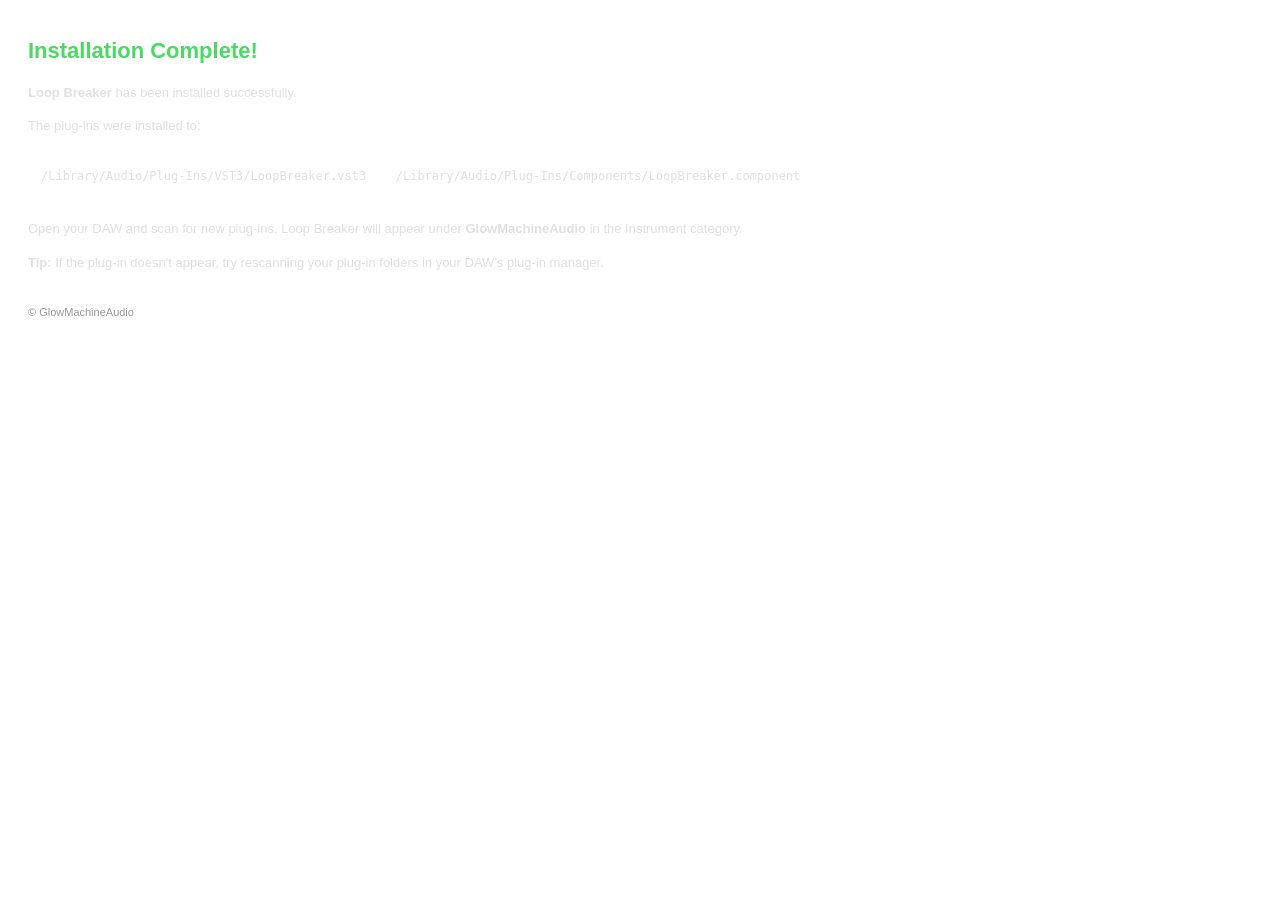
<file: Installer/resources/conclusion.html>
<!doctype html>
<html lang="en">
  <head>
    <meta charset="UTF-8" />
    <style>
      body {
        font-family:
          -apple-system, BlinkMacSystemFont, "Segoe UI", Helvetica, Arial,
          sans-serif;
        font-size: 13px;
        line-height: 1.6;
        color: #e0e0e0;
        padding: 10px 20px;
      }
      h1 {
        font-size: 22px;
        font-weight: 600;
        color: #4cd964;
      }
      .path {
        background: rgba(255, 255, 255, 0.08);
        border: 1px solid rgba(255, 255, 255, 0.15);
        color: #e0e0e0;
        border-radius: 4px;
        padding: 8px 12px;
        font-family: "SF Mono", Menlo, monospace;
        font-size: 12px;
        margin: 8px 0;
        display: inline-block;
      }
      code {
        background: rgba(255, 255, 255, 0.08);
        border-radius: 3px;
        padding: 2px 5px;
        color: #e0e0e0;
      }
      .company {
        font-size: 11px;
        color: #999;
        margin-top: 30px;
      }
    </style>
  </head>
  <body>
    <h1>Installation Complete!</h1>

    <p><strong>Loop Breaker</strong> has been installed successfully.</p>

    <p>The plug-ins were installed to:</p>
    <div class="path">/Library/Audio/Plug-Ins/VST3/LoopBreaker.vst3</div>
    <div class="path">
      /Library/Audio/Plug-Ins/Components/LoopBreaker.component
    </div>

    <p style="margin-top: 16px">
      Open your DAW and scan for new plug-ins. Loop Breaker will appear under
      <strong>GlowMachineAudio</strong> in the Instrument category.
    </p>

    <p>
      <strong>Tip:</strong> If the plug-in doesn't appear, try rescanning your
      plug-in folders in your DAW's plug-in manager.
    </p>

    <p class="company">&copy; GlowMachineAudio</p>
  </body>
</html>
</file>
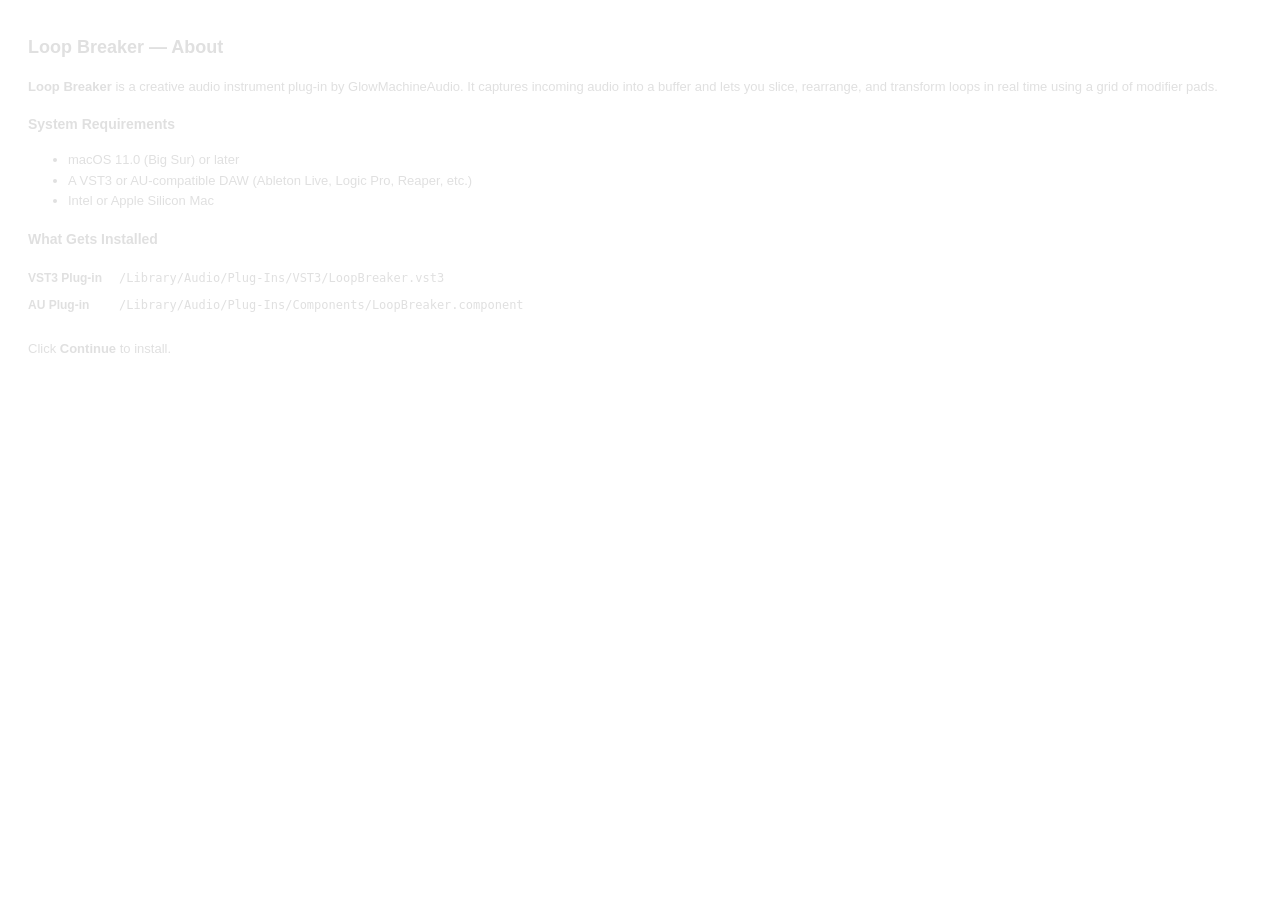
<file: Installer/resources/readme.html>
<!doctype html>
<html lang="en">
  <head>
    <meta charset="UTF-8" />
    <style>
      body {
        font-family:
          -apple-system, BlinkMacSystemFont, "Segoe UI", Helvetica, Arial,
          sans-serif;
        font-size: 13px;
        line-height: 1.6;
        color: #e0e0e0;
        padding: 10px 20px;
      }
      h2 {
        font-size: 18px;
        font-weight: 600;
      }
      h3 {
        font-size: 14px;
        font-weight: 600;
        margin-top: 16px;
      }
      code {
        background: rgba(255, 255, 255, 0.08);
        border-radius: 3px;
        padding: 2px 5px;
        color: #e0e0e0;
      }
    </style>
  </head>
  <body>
    <h2>Loop Breaker — About</h2>

    <p>
      <strong>Loop Breaker</strong> is a creative audio instrument plug-in by
      GlowMachineAudio. It captures incoming audio into a buffer and lets you
      slice, rearrange, and transform loops in real time using a grid of
      modifier pads.
    </p>

    <h3>System Requirements</h3>
    <ul>
      <li>macOS 11.0 (Big Sur) or later</li>
      <li>
        A VST3 or AU-compatible DAW (Ableton Live, Logic Pro, Reaper, etc.)
      </li>
      <li>Intel or Apple Silicon Mac</li>
    </ul>

    <h3>What Gets Installed</h3>
    <table style="font-size: 12px; border-collapse: collapse; margin-top: 6px">
      <tr>
        <td style="padding: 4px 12px 4px 0; font-weight: 600">VST3 Plug-in</td>
        <td style="padding: 4px 0">
          <code>/Library/Audio/Plug-Ins/VST3/LoopBreaker.vst3</code>
        </td>
      </tr>
      <tr>
        <td style="padding: 4px 12px 4px 0; font-weight: 600">AU Plug-in</td>
        <td style="padding: 4px 0">
          <code>/Library/Audio/Plug-Ins/Components/LoopBreaker.component</code>
        </td>
      </tr>
    </table>

    <p style="margin-top: 20px">Click <strong>Continue</strong> to install.</p>
  </body>
</html>
</file>
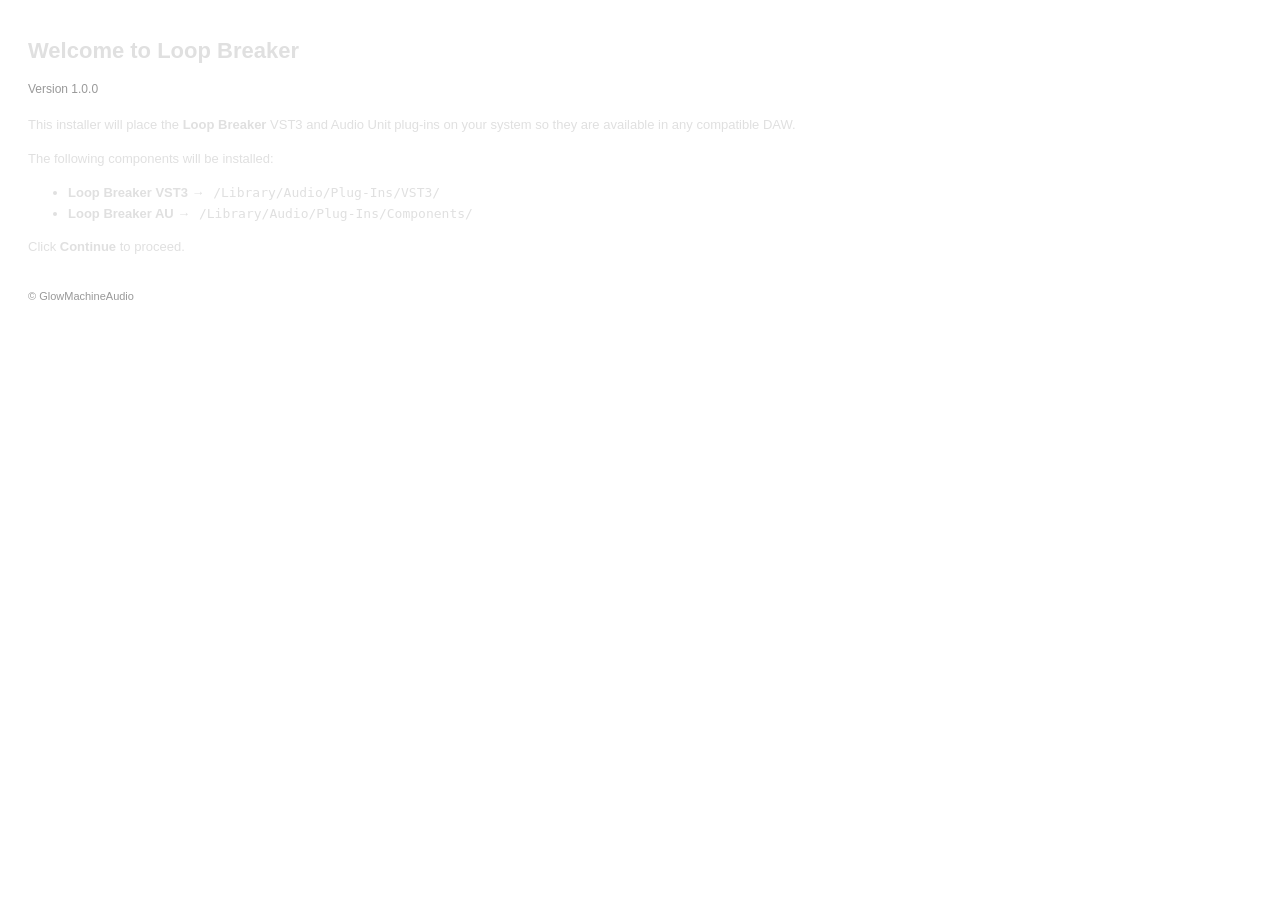
<file: Installer/resources/welcome.html>
<!doctype html>
<html lang="en">
  <head>
    <meta charset="UTF-8" />
    <style>
      body {
        font-family:
          -apple-system, BlinkMacSystemFont, "Segoe UI", Helvetica, Arial,
          sans-serif;
        font-size: 13px;
        line-height: 1.6;
        color: #e0e0e0;
        padding: 10px 20px;
      }
      h1 {
        font-size: 22px;
        font-weight: 600;
        margin-bottom: 4px;
      }
      .version {
        font-size: 12px;
        color: #999;
        margin-bottom: 16px;
      }
      code {
        background: rgba(255, 255, 255, 0.08);
        border-radius: 3px;
        padding: 2px 5px;
        color: #e0e0e0;
      }
      .company {
        font-size: 11px;
        color: #999;
        margin-top: 30px;
      }
    </style>
  </head>
  <body>
    <h1>Welcome to Loop Breaker</h1>
    <p class="version">Version 1.0.0</p>

    <p>
      This installer will place the <strong>Loop Breaker</strong> VST3 and Audio
      Unit plug-ins on your system so they are available in any compatible DAW.
    </p>

    <p>The following components will be installed:</p>
    <ul>
      <li>
        <strong>Loop Breaker VST3</strong> &rarr;
        <code>/Library/Audio/Plug-Ins/VST3/</code>
      </li>
      <li>
        <strong>Loop Breaker AU</strong> &rarr;
        <code>/Library/Audio/Plug-Ins/Components/</code>
      </li>
    </ul>

    <p>Click <strong>Continue</strong> to proceed.</p>

    <p class="company">&copy; GlowMachineAudio</p>
  </body>
</html>
</file>
<file: website/style.css>
/* ================================================================
   Glow Machine Audio — Global Stylesheet
   Static site, no build step. Uses CSS custom properties for theming.
   ================================================================ */

/* ---------- Fonts ---------- */
@import url("https://fonts.googleapis.com/css2?family=Inter:wght@300;400;500;600;700;800&family=JetBrains+Mono:wght@400;500&display=swap");

/* ---------- Custom Properties ---------- */
:root {
  /* Backgrounds */
  --bg-deep: #06060c;
  --bg-primary: #0a0a14;
  --bg-surface: #111122;
  --bg-card: #16162a;
  --bg-card-hover: #1c1c38;

  /* Accents */
  --accent: #5865f2;
  --accent-bright: #7983ff;
  --accent-glow: rgba(88, 101, 242, 0.25);
  --teal: #14b8a6;
  --teal-glow: rgba(20, 184, 166, 0.2);
  --red: #ef4444;
  --red-soft: #ff6b6b;

  /* Text */
  --text-primary: #eef0f6;
  --text-secondary: #9ca3b8;
  --text-muted: #636980;

  /* Borders */
  --border: #1e1e3a;
  --border-strong: #2a2a50;

  /* Misc */
  --radius: 12px;
  --radius-lg: 20px;
  --max-width: 1140px;
  --transition: 0.25s cubic-bezier(0.4, 0, 0.2, 1);
}

/* ---------- Reset & Base ---------- */
*,
*::before,
*::after {
  margin: 0;
  padding: 0;
  box-sizing: border-box;
}

html {
  scroll-behavior: smooth;
  -webkit-font-smoothing: antialiased;
  -moz-osx-font-smoothing: grayscale;
}

body {
  font-family:
    "Inter",
    -apple-system,
    BlinkMacSystemFont,
    "Segoe UI",
    sans-serif;
  font-size: 16px;
  line-height: 1.6;
  color: var(--text-primary);
  background: var(--bg-deep);
  overflow-x: hidden;
}

img {
  max-width: 100%;
  display: block;
}

a {
  color: var(--accent-bright);
  text-decoration: none;
  transition: color var(--transition);
}

a:hover {
  color: var(--teal);
}

/* ---------- Utility ---------- */
.container {
  max-width: var(--max-width);
  margin: 0 auto;
  padding: 0 24px;
}

.text-center {
  text-align: center;
}
.text-muted {
  color: var(--text-secondary);
}

.sr-only {
  position: absolute;
  width: 1px;
  height: 1px;
  padding: 0;
  margin: -1px;
  overflow: hidden;
  clip: rect(0, 0, 0, 0);
  border: 0;
}

/* ---------- Navigation ---------- */
.site-nav {
  position: fixed;
  top: 0;
  left: 0;
  right: 0;
  z-index: 100;
  background: rgba(6, 6, 12, 0.85);
  backdrop-filter: blur(16px);
  -webkit-backdrop-filter: blur(16px);
  border-bottom: 1px solid var(--border);
}

.site-nav .container {
  display: flex;
  align-items: center;
  justify-content: space-between;
  height: 64px;
}

.nav-logo {
  display: flex;
  align-items: center;
  gap: 12px;
  font-weight: 700;
  font-size: 1.05rem;
  color: var(--text-primary);
  letter-spacing: -0.01em;
}

.nav-logo img {
  height: 36px;
  width: auto;
}

.nav-links {
  display: flex;
  align-items: center;
  gap: 32px;
  list-style: none;
}

.nav-links a {
  color: var(--text-secondary);
  font-size: 0.9rem;
  font-weight: 500;
  letter-spacing: 0.01em;
  transition: color var(--transition);
}

.nav-links a:hover,
.nav-links a.active {
  color: var(--text-primary);
}

/* Mobile nav toggle */
.nav-toggle {
  display: none;
  background: none;
  border: none;
  color: var(--text-primary);
  font-size: 1.5rem;
  cursor: pointer;
}

/* ---------- Buttons ---------- */
.btn {
  display: inline-flex;
  align-items: center;
  gap: 8px;
  padding: 14px 32px;
  border-radius: 8px;
  font-family: inherit;
  font-size: 0.95rem;
  font-weight: 600;
  letter-spacing: 0.01em;
  border: none;
  cursor: pointer;
  transition: all var(--transition);
  text-decoration: none;
}

.btn-primary {
  background: var(--accent);
  color: #fff;
  box-shadow: 0 4px 24px var(--accent-glow);
}

.btn-primary:hover {
  background: var(--accent-bright);
  color: #fff;
  box-shadow: 0 8px 32px var(--accent-glow);
  transform: translateY(-2px);
}

.btn-secondary {
  background: transparent;
  color: var(--text-primary);
  border: 1px solid var(--border-strong);
}

.btn-secondary:hover {
  border-color: var(--accent);
  color: var(--accent-bright);
  background: rgba(88, 101, 242, 0.06);
}

.btn-teal {
  background: var(--teal);
  color: #fff;
  box-shadow: 0 4px 24px var(--teal-glow);
}

.btn-teal:hover {
  background: #0ea392;
  color: #fff;
  box-shadow: 0 8px 32px var(--teal-glow);
  transform: translateY(-2px);
}

.btn-sm {
  padding: 10px 20px;
  font-size: 0.85rem;
}

/* ---------- Hero Sections ---------- */
.hero {
  padding: 140px 0 80px;
  position: relative;
  overflow: hidden;
}

.hero::before {
  content: "";
  position: absolute;
  top: -40%;
  left: 50%;
  transform: translateX(-50%);
  width: 800px;
  height: 800px;
  background: radial-gradient(circle, var(--accent-glow) 0%, transparent 70%);
  pointer-events: none;
  z-index: 0;
}

.hero .container {
  position: relative;
  z-index: 1;
}

.hero-badge {
  display: inline-block;
  padding: 6px 16px;
  border-radius: 50px;
  font-size: 0.8rem;
  font-weight: 600;
  letter-spacing: 0.04em;
  text-transform: uppercase;
  background: rgba(88, 101, 242, 0.12);
  color: var(--accent-bright);
  border: 1px solid rgba(88, 101, 242, 0.2);
  margin-bottom: 24px;
}

.hero h1 {
  font-size: clamp(2.5rem, 6vw, 4.2rem);
  font-weight: 800;
  line-height: 1.08;
  letter-spacing: -0.03em;
  margin-bottom: 20px;
}

.hero h1 .gradient-text {
  background: linear-gradient(135deg, var(--accent-bright), var(--teal));
  -webkit-background-clip: text;
  -webkit-text-fill-color: transparent;
  background-clip: text;
}

.hero p.lead {
  font-size: 1.15rem;
  line-height: 1.7;
  color: var(--text-secondary);
  max-width: 560px;
  margin: 0 auto 36px;
}

.hero-actions {
  display: flex;
  gap: 16px;
  justify-content: center;
  flex-wrap: wrap;
}

/* ---------- Sections ---------- */
section {
  padding: 80px 0;
}

section.alt-bg {
  background: var(--bg-primary);
}

.section-label {
  display: inline-block;
  font-size: 0.75rem;
  font-weight: 700;
  letter-spacing: 0.1em;
  text-transform: uppercase;
  color: var(--accent-bright);
  margin-bottom: 12px;
}

.section-title {
  font-size: clamp(1.8rem, 4vw, 2.6rem);
  font-weight: 700;
  letter-spacing: -0.02em;
  line-height: 1.15;
  margin-bottom: 16px;
}

.section-subtitle {
  font-size: 1.05rem;
  color: var(--text-secondary);
  max-width: 600px;
  line-height: 1.7;
}

.section-subtitle.centered {
  margin: 0 auto;
}

/* ---------- Feature Grid ---------- */
.feature-grid {
  display: grid;
  grid-template-columns: repeat(auto-fit, minmax(300px, 1fr));
  gap: 24px;
  margin-top: 48px;
}

.feature-card {
  background: var(--bg-card);
  border: 1px solid var(--border);
  border-radius: var(--radius);
  padding: 32px;
  transition: all var(--transition);
}

.feature-card:hover {
  border-color: var(--border-strong);
  background: var(--bg-card-hover);
  transform: translateY(-3px);
  box-shadow: 0 12px 40px rgba(0, 0, 0, 0.3);
}

.feature-icon {
  display: inline-flex;
  align-items: center;
  justify-content: center;
  width: 48px;
  height: 48px;
  border-radius: 10px;
  font-size: 1.3rem;
  margin-bottom: 16px;
  background: rgba(88, 101, 242, 0.1);
  color: var(--accent-bright);
}

.feature-icon.teal {
  background: rgba(20, 184, 166, 0.1);
  color: var(--teal);
}
.feature-icon.red {
  background: rgba(239, 68, 68, 0.1);
  color: var(--red-soft);
}

.feature-card h3 {
  font-size: 1.1rem;
  font-weight: 600;
  margin-bottom: 8px;
}

.feature-card p {
  color: var(--text-secondary);
  font-size: 0.92rem;
  line-height: 1.6;
}

/* ---------- Specs / Stats row ---------- */
.stats-row {
  display: grid;
  grid-template-columns: repeat(auto-fit, minmax(180px, 1fr));
  gap: 24px;
  margin-top: 48px;
}

.stat-item {
  text-align: center;
  padding: 28px 16px;
  background: var(--bg-card);
  border: 1px solid var(--border);
  border-radius: var(--radius);
}

.stat-number {
  font-size: 2.2rem;
  font-weight: 800;
  letter-spacing: -0.02em;
  background: linear-gradient(135deg, var(--accent-bright), var(--teal));
  -webkit-background-clip: text;
  -webkit-text-fill-color: transparent;
  background-clip: text;
}

.stat-label {
  margin-top: 4px;
  font-size: 0.85rem;
  color: var(--text-muted);
  font-weight: 500;
}

/* ---------- Modifier Table / Categories ---------- */
.mod-categories {
  display: grid;
  grid-template-columns: 1fr 1fr;
  gap: 24px;
  margin-top: 40px;
}

.mod-category {
  background: var(--bg-card);
  border: 1px solid var(--border);
  border-radius: var(--radius);
  padding: 28px;
}

.mod-category h3 {
  font-size: 1rem;
  font-weight: 600;
  margin-bottom: 16px;
  display: flex;
  align-items: center;
  gap: 8px;
}

.mod-category h3 .dot {
  width: 8px;
  height: 8px;
  border-radius: 50%;
  display: inline-block;
}

.mod-category h3 .dot.purple {
  background: var(--accent);
}
.mod-category h3 .dot.teal {
  background: var(--teal);
}
.mod-category h3 .dot.red {
  background: var(--red);
}
.mod-category h3 .dot.amber {
  background: #f59e0b;
}

.mod-list {
  list-style: none;
  display: flex;
  flex-wrap: wrap;
  gap: 8px;
}

.mod-list li {
  padding: 5px 14px;
  border-radius: 6px;
  font-size: 0.82rem;
  font-weight: 500;
  background: rgba(255, 255, 255, 0.04);
  border: 1px solid var(--border);
  color: var(--text-secondary);
  font-family: "JetBrains Mono", monospace;
}

/* ---------- How-it-works Steps ---------- */
.steps {
  display: grid;
  grid-template-columns: repeat(auto-fit, minmax(240px, 1fr));
  gap: 32px;
  margin-top: 48px;
  counter-reset: step;
}

.step {
  position: relative;
  padding: 32px 24px;
  background: var(--bg-card);
  border: 1px solid var(--border);
  border-radius: var(--radius);
  counter-increment: step;
}

.step::before {
  content: counter(step);
  position: absolute;
  top: -14px;
  left: 24px;
  width: 28px;
  height: 28px;
  border-radius: 50%;
  background: var(--accent);
  color: #fff;
  font-size: 0.8rem;
  font-weight: 700;
  display: flex;
  align-items: center;
  justify-content: center;
}

.step h3 {
  font-size: 1rem;
  font-weight: 600;
  margin-bottom: 8px;
  margin-top: 4px;
}

.step p {
  color: var(--text-secondary);
  font-size: 0.9rem;
  line-height: 1.6;
}

/* ---------- System Req Table ---------- */
.spec-table {
  width: 100%;
  border-collapse: collapse;
  margin-top: 24px;
  font-size: 0.9rem;
}

.spec-table th,
.spec-table td {
  text-align: left;
  padding: 12px 16px;
  border-bottom: 1px solid var(--border);
}

.spec-table th {
  color: var(--text-muted);
  font-weight: 600;
  font-size: 0.78rem;
  letter-spacing: 0.06em;
  text-transform: uppercase;
}

.spec-table td {
  color: var(--text-secondary);
}

.spec-table tr:last-child td {
  border-bottom: none;
}

.spec-table .mono {
  font-family: "JetBrains Mono", monospace;
  font-size: 0.85rem;
  color: var(--accent-bright);
}

/* ---------- CTA Banner ---------- */
.cta-banner {
  text-align: center;
  padding: 80px 24px;
  background: var(--bg-surface);
  border-top: 1px solid var(--border);
  border-bottom: 1px solid var(--border);
  position: relative;
  overflow: hidden;
}

.cta-banner::before {
  content: "";
  position: absolute;
  top: 50%;
  left: 50%;
  transform: translate(-50%, -50%);
  width: 600px;
  height: 600px;
  background: radial-gradient(circle, var(--teal-glow) 0%, transparent 70%);
  pointer-events: none;
}

.cta-banner .container {
  position: relative;
  z-index: 1;
}

.cta-banner h2 {
  font-size: clamp(1.6rem, 3.5vw, 2.2rem);
  font-weight: 700;
  margin-bottom: 12px;
}

.cta-banner p {
  color: var(--text-secondary);
  margin-bottom: 28px;
  font-size: 1.05rem;
}

/* ---------- Footer ---------- */
.site-footer {
  padding: 48px 0 32px;
  border-top: 1px solid var(--border);
  background: var(--bg-deep);
}

.footer-inner {
  display: flex;
  align-items: center;
  justify-content: space-between;
  flex-wrap: wrap;
  gap: 16px;
}

.footer-brand {
  display: flex;
  align-items: center;
  gap: 10px;
}

.footer-brand img {
  height: 28px;
  width: auto;
  opacity: 0.7;
}

.footer-brand span {
  font-size: 0.85rem;
  color: var(--text-muted);
}

.footer-links {
  display: flex;
  gap: 24px;
  list-style: none;
}

.footer-links a {
  color: var(--text-muted);
  font-size: 0.85rem;
  font-weight: 500;
}

.footer-links a:hover {
  color: var(--text-secondary);
}

.footer-copy {
  width: 100%;
  text-align: center;
  margin-top: 28px;
  padding-top: 24px;
  border-top: 1px solid var(--border);
  font-size: 0.78rem;
  color: var(--text-muted);
}

/* ---------- Product Hero - Plugin specific ---------- */
.product-hero {
  padding: 150px 0 60px;
  position: relative;
}

.product-hero::before {
  content: "";
  position: absolute;
  top: 0;
  left: 0;
  right: 0;
  height: 100%;
  background:
    radial-gradient(
      ellipse 60% 50% at 20% 30%,
      rgba(88, 101, 242, 0.1) 0%,
      transparent 70%
    ),
    radial-gradient(
      ellipse 50% 40% at 80% 60%,
      rgba(20, 184, 166, 0.08) 0%,
      transparent 70%
    );
  pointer-events: none;
}

.product-hero .container {
  position: relative;
  z-index: 1;
}

.product-hero h1 {
  font-size: clamp(2.8rem, 6.5vw, 4.5rem);
  font-weight: 800;
  letter-spacing: -0.03em;
  line-height: 1.05;
  margin-bottom: 16px;
}

.product-hero .tagline {
  font-size: 1.2rem;
  color: var(--text-secondary);
  line-height: 1.7;
  max-width: 600px;
  margin-bottom: 32px;
}

/* ---------- Two-column layout ---------- */
.split {
  display: grid;
  grid-template-columns: 1fr 1fr;
  gap: 64px;
  align-items: center;
}

.split.reverse {
  direction: rtl;
}

.split.reverse > * {
  direction: ltr;
}

/* ---------- Inline code-style tags ---------- */
.tag {
  display: inline-block;
  padding: 3px 10px;
  border-radius: 5px;
  font-size: 0.78rem;
  font-weight: 600;
  font-family: "JetBrains Mono", monospace;
  background: rgba(88, 101, 242, 0.1);
  color: var(--accent-bright);
  border: 1px solid rgba(88, 101, 242, 0.15);
}

.tag.teal {
  background: rgba(20, 184, 166, 0.1);
  color: var(--teal);
  border-color: rgba(20, 184, 166, 0.15);
}

/* ---------- Responsive ---------- */
@media (max-width: 768px) {
  .hero {
    padding: 120px 0 60px;
  }
  .product-hero {
    padding: 120px 0 40px;
  }

  .feature-grid {
    grid-template-columns: 1fr;
  }
  .mod-categories {
    grid-template-columns: 1fr;
  }
  .split {
    grid-template-columns: 1fr;
    gap: 40px;
  }
  .split.reverse {
    direction: ltr;
  }
  .stats-row {
    grid-template-columns: repeat(2, 1fr);
  }

  .nav-links {
    display: none;
  }
  .nav-toggle {
    display: block;
  }

  .nav-links.open {
    display: flex;
    flex-direction: column;
    position: absolute;
    top: 64px;
    left: 0;
    right: 0;
    background: rgba(6, 6, 12, 0.97);
    backdrop-filter: blur(16px);
    padding: 24px;
    gap: 16px;
    border-bottom: 1px solid var(--border);
  }

  .footer-inner {
    flex-direction: column;
    text-align: center;
  }
}

@media (max-width: 480px) {
  .stats-row {
    grid-template-columns: 1fr;
  }
  .hero-actions {
    flex-direction: column;
    align-items: center;
  }
}
</file>
